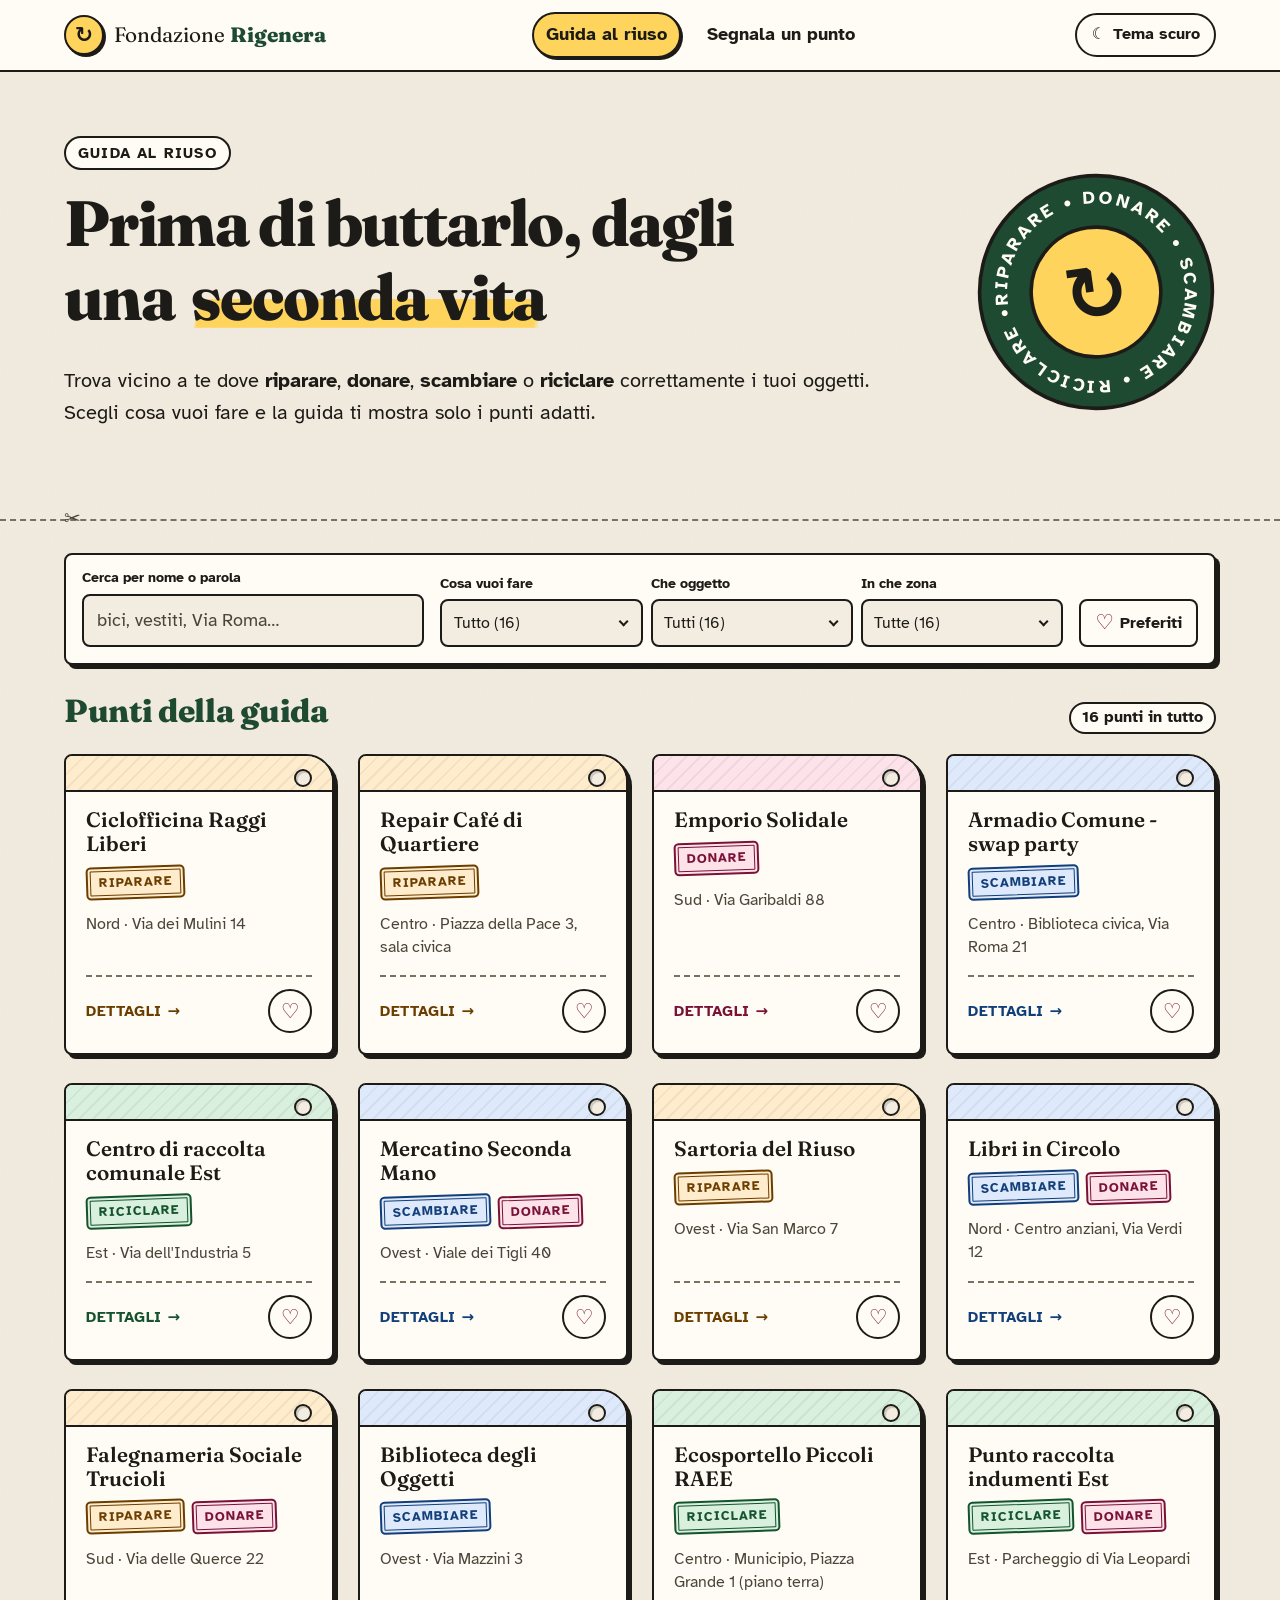
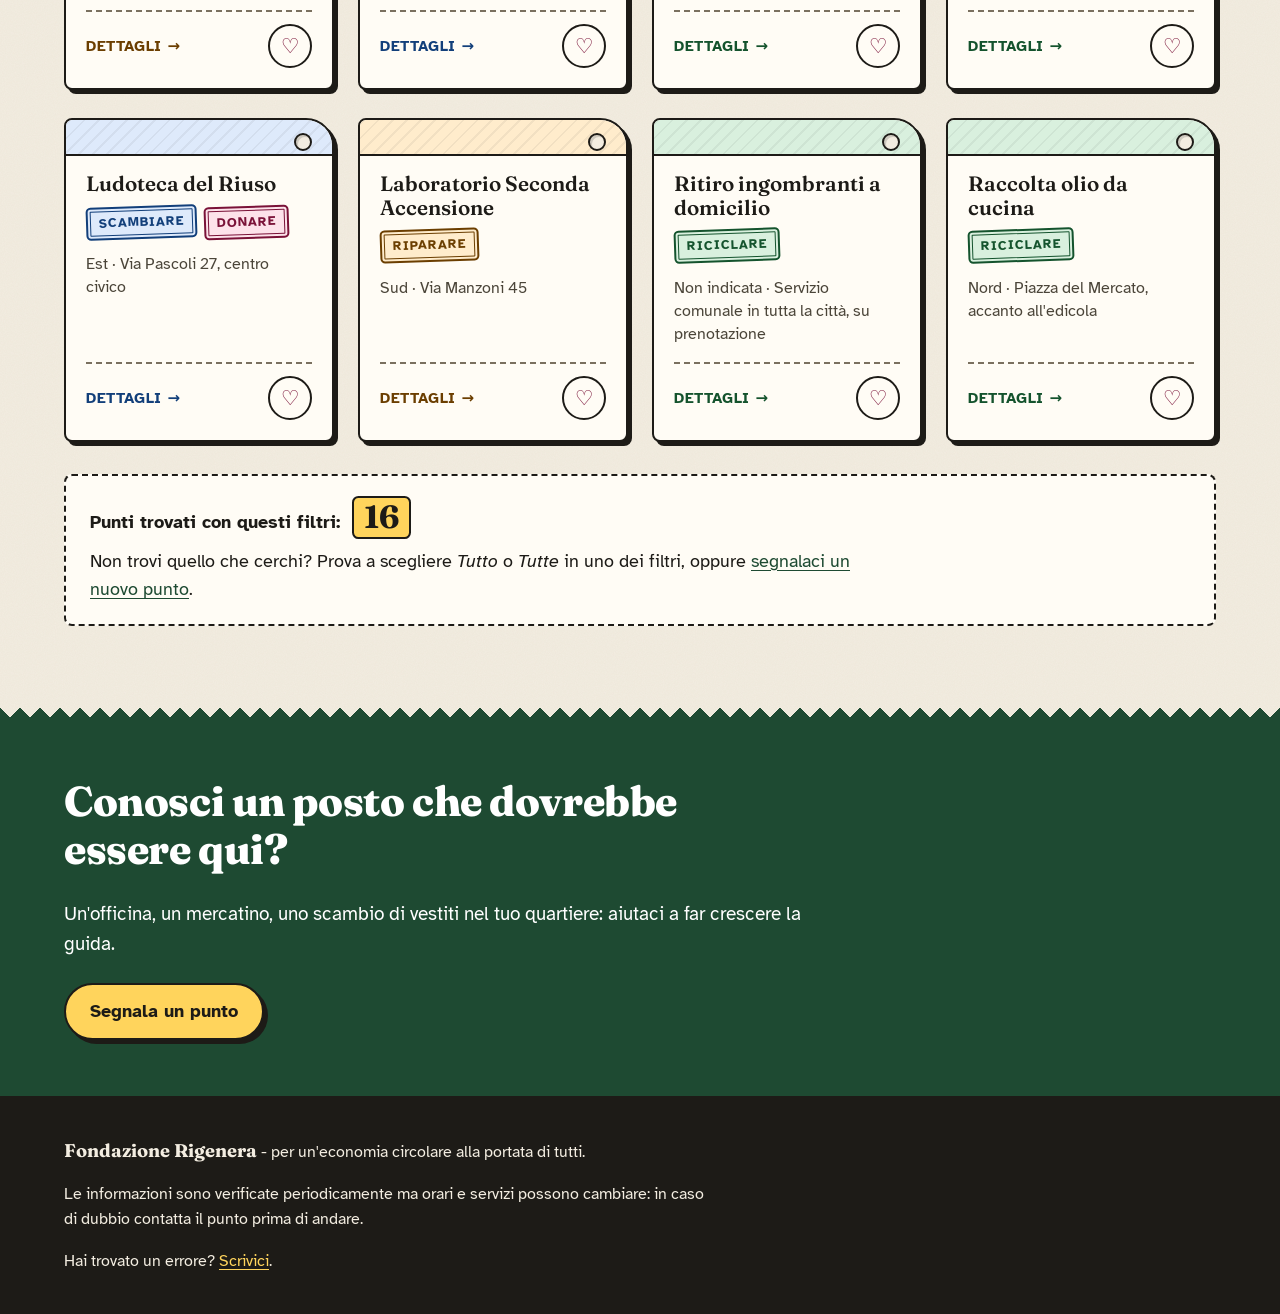
<file: docs/index.html>
<!DOCTYPE html>
<html lang="it">
<head>
  <meta charset="utf-8">
  <meta name="viewport" content="width=device-width, initial-scale=1">
  <title>Guida al riuso - Fondazione Rigenera</title>
  <meta name="description" content="Dove riparare, donare, scambiare o riciclare gli oggetti: la guida al riuso della Fondazione Rigenera.">
  <!-- Favicon: SVG per i browser moderni, ICO per quelli vecchi, PNG per la schermata Home di iPhone e iPad -->
  <link rel="icon" href="img/favicon.ico" sizes="16x16 32x32 48x48">
  <link rel="icon" href="img/favicon.svg" type="image/svg+xml">
  <link rel="apple-touch-icon" href="img/apple-touch-icon.png">
  <meta name="theme-color" content="#f3ede1">
  <!-- Anteprima quando il link viene condiviso (WhatsApp, social...): OpenGraph vuole indirizzi completi -->
  <meta property="og:type" content="website">
  <meta property="og:site_name" content="Fondazione Rigenera">
  <meta property="og:locale" content="it_IT">
  <meta property="og:title" content="Guida al riuso - Fondazione Rigenera">
  <meta property="og:description" content="Dove riparare, donare, scambiare o riciclare gli oggetti: la guida al riuso della Fondazione Rigenera.">
  <meta property="og:url" content="https://michelecampanello.github.io/rigenera/">
  <meta property="og:image" content="https://michelecampanello.github.io/rigenera/img/anteprima-social.png">
  <meta property="og:image:width" content="1200">
  <meta property="og:image:height" content="630">
  <meta property="og:image:alt" content="Guida al riuso della Fondazione Rigenera: prima di buttarlo, dagli una seconda vita">
  <meta name="twitter:card" content="summary_large_image">
  <link rel="preconnect" href="https://fonts.googleapis.com">
  <link rel="preconnect" href="https://fonts.gstatic.com" crossorigin>
  <link rel="stylesheet" href="https://fonts.googleapis.com/css2?family=Atkinson+Hyperlegible:ital,wght@0,400;0,700;1,400&family=Fraunces:opsz,wght@9..144,600;9..144,800&display=swap">
  <!-- Lo stile è diviso in file numerati: l'ordine dei link conta -->
  <link rel="stylesheet" href="css/01-variabili.css">
  <link rel="stylesheet" href="css/02-base.css">
  <link rel="stylesheet" href="css/03-testata.css">
  <link rel="stylesheet" href="css/04-intro.css">
  <link rel="stylesheet" href="css/05-guida.css">
  <link rel="stylesheet" href="css/06-filtri.css">
  <link rel="stylesheet" href="css/07-bottoni.css">
  <link rel="stylesheet" href="css/08-elenco.css">
  <link rel="stylesheet" href="css/09-invito.css">
  <link rel="stylesheet" href="css/10-modulo.css">
  <link rel="stylesheet" href="css/11-piede.css">
  <link rel="stylesheet" href="css/12-accessibilita.css">
  <link rel="stylesheet" href="css/13-ricerca-preferiti.css">
  <link rel="stylesheet" href="css/14-tema-scuro.css">
  <link rel="stylesheet" href="css/16-dettaglio.css">
  <!-- tema.js senza defer: applica il tema prima che la pagina venga disegnata -->
  <script src="js/tema.js"></script>
  <!-- Script normali con defer: si eseguono in quest'ordine, ognuno usa le funzioni dei precedenti -->
  <script src="js/data.js" defer></script>
  <script src="js/comune.js" defer></script>
  <script src="js/preferiti.js" defer></script>
  <script src="js/schede.js" defer></script>
  <script src="js/dettaglio.js" defer></script>
  <script src="js/tendine.js" defer></script>
  <script src="js/filtri.js" defer></script>
  <script src="js/avvio.js" defer></script>
</head>
<body>
  <a class="salta" href="#risultati">Vai direttamente ai punti</a>

  <header class="testata">
    <div class="contenitore testata__riga">
      <a class="logo" href="index.html" aria-label="Fondazione Rigenera, pagina iniziale">
        <span class="logo__segno" aria-hidden="true">↻</span>
        <span>Fondazione <strong>Rigenera</strong></span>
      </a>
      <nav aria-label="Menu principale">
        <ul class="menu">
          <li><a href="index.html" aria-current="page">Guida al riuso</a></li>
          <li><a href="segnala.html">Segnala un punto</a></li>
        </ul>
      </nav>
      <button type="button" id="cambia-tema" class="tema" aria-pressed="false" hidden>
        <span class="tema__icona" aria-hidden="true"></span>
        <span class="tema__testo">Tema scuro</span>
      </button>
    </div>
  </header>

  <main id="contenuto">
    <section class="intro">
      <div class="contenitore intro__riga">
        <div>
          <p class="intro__occhiello">Guida al riuso</p>
          <h1>Prima di buttarlo, dagli una <span class="evidenzia">seconda vita</span></h1>
          <p class="intro__testo">Trova vicino a te dove <strong>riparare</strong>, <strong>donare</strong>, <strong>scambiare</strong> o <strong>riciclare</strong> correttamente i tuoi oggetti. Scegli cosa vuoi fare e la guida ti mostra solo i punti adatti.</p>
        </div>
        <!-- Sigillo decorativo: nascosto ai lettori di schermo -->
        <svg class="sigillo" viewBox="0 0 200 200" aria-hidden="true" focusable="false">
          <defs>
            <path id="sigillo-cerchio" d="M100,100 m-74,0 a74,74 0 1,1 148,0 a74,74 0 1,1 -148,0"/>
          </defs>
          <circle class="sigillo__fondo" cx="100" cy="100" r="97"/>
          <circle class="sigillo__linea" cx="100" cy="100" r="54"/>
          <g class="sigillo__giro">
            <text class="sigillo__testo"><textPath href="#sigillo-cerchio" textLength="462">Riparare • Donare • Scambiare • Riciclare •</textPath></text>
          </g>
          <text class="sigillo__centro" x="100" y="102" text-anchor="middle" dominant-baseline="central">↻</text>
        </svg>
      </div>
    </section>

    <div class="contenitore guida">

      <!-- Barra dei filtri: ricerca, tre menu a tendina e preferiti.
           Ogni menu è un bottone che apre una "tendina" con l'elenco delle voci (radio veri):
           le crea filtri.js, le apre e chiude tendine.js -->
      <form class="filtri" id="filtri" aria-labelledby="titolo-filtri">
        <h2 id="titolo-filtri" class="solo-lettori">Cerca e filtra i punti</h2>

        <div class="cerca">
          <label for="cerca-testo">Cerca per nome o parola</label>
          <input type="search" id="cerca-testo" name="testo" autocomplete="off" placeholder="bici, vestiti, Via Roma…" aria-describedby="aiuto-cerca">
          <p class="solo-lettori" id="aiuto-cerca">Esempio: bici, vestiti, Via Roma.</p>
        </div>

        <div class="filtri__menu">
          <div class="menu-filtro" data-gruppo="azione">
            <span class="menu-filtro__etichetta" id="etichetta-azione">Cosa vuoi fare</span>
            <button type="button" class="menu-filtro__bottone" aria-expanded="false" aria-controls="tendina-azione" aria-labelledby="etichetta-azione valore-azione">
              <span class="menu-filtro__valore" id="valore-azione"></span>
            </button>
            <fieldset class="tendina" id="tendina-azione" hidden>
              <legend class="solo-lettori">Cosa vuoi fare</legend>
              <div class="opzioni" data-gruppo="azione"></div>
            </fieldset>
          </div>
          <div class="menu-filtro" data-gruppo="categoria">
            <span class="menu-filtro__etichetta" id="etichetta-categoria">Che oggetto</span>
            <button type="button" class="menu-filtro__bottone" aria-expanded="false" aria-controls="tendina-categoria" aria-labelledby="etichetta-categoria valore-categoria">
              <span class="menu-filtro__valore" id="valore-categoria"></span>
            </button>
            <fieldset class="tendina" id="tendina-categoria" hidden>
              <legend class="solo-lettori">Che oggetto</legend>
              <div class="opzioni" data-gruppo="categoria"></div>
            </fieldset>
          </div>
          <div class="menu-filtro" data-gruppo="zona">
            <span class="menu-filtro__etichetta" id="etichetta-zona">In che zona</span>
            <button type="button" class="menu-filtro__bottone" aria-expanded="false" aria-controls="tendina-zona" aria-labelledby="etichetta-zona valore-zona">
              <span class="menu-filtro__valore" id="valore-zona"></span>
            </button>
            <fieldset class="tendina" id="tendina-zona" hidden>
              <legend class="solo-lettori">In che zona</legend>
              <div class="opzioni" data-gruppo="zona"></div>
            </fieldset>
          </div>
        </div>

        <!-- Casella vera, nascosta alla vista: si vede la pillola con il cuore -->
        <label class="chip chip--preferiti">
          <input type="checkbox" name="solo-preferiti">
          <span><span class="chip__cuore" aria-hidden="true"></span>Preferiti<span class="solo-lettori"> (mostra solo i miei preferiti)</span></span>
        </label>
      </form>

      <section id="risultati" class="risultati" aria-labelledby="titolo-risultati" tabindex="-1">
        <div class="risultati__testa">
          <h2 id="titolo-risultati">Punti della guida</h2>
          <p class="risultati__conteggio" id="conteggio-risultati" hidden></p>
          <!-- Fuori dal form ma collegato con form="filtri": compare solo se c'è qualcosa da azzerare -->
          <button type="reset" form="filtri" class="azzera" hidden>
            <span aria-hidden="true">✕</span> Azzera i filtri
          </button>
        </div>

        <noscript>
          <p class="messaggio messaggio--errore">Per vedere l'elenco dei punti è necessario attivare JavaScript nel browser.</p>
        </noscript>

        <!-- Compare solo quando ricerca e filtri non trovano nulla (gestito da filtri.js) -->
        <p id="nessun-risultato" class="vuoto" hidden></p>

        <ol id="elenco-punti" class="elenco" role="list">

        </ol>

        <!-- Annuncia ai lettori di schermo il numero di punti quando cambiano i filtri -->
        <p id="annuncio-risultati" class="solo-lettori" aria-live="polite" aria-atomic="true"></p>

        <div class="esito">
          <p class="esito__conteggio">Punti trovati con questi filtri: </p>
          <p>Non trovi quello che cerchi? Prova a scegliere <em>Tutto</em> o <em>Tutte</em> in uno dei filtri, oppure <a href="segnala.html">segnalaci un nuovo punto</a>.</p>
        </div>
      </section>
    </div>

    <!-- Finestra con tutti i dettagli di un punto: la riempie dettaglio.js quando si apre una scheda -->
    <dialog id="dettaglio" class="dettaglio" aria-labelledby="dettaglio-titolo"></dialog>

    <section class="invito" aria-labelledby="titolo-invito">
      <div class="contenitore">
        <h2 id="titolo-invito">Conosci un posto che dovrebbe essere qui?</h2>
        <p>Un'officina, un mercatino, uno scambio di vestiti nel tuo quartiere: aiutaci a far crescere la guida.</p>
        <a class="bottone" href="segnala.html">Segnala un punto</a>
      </div>
    </section>
  </main>

  <footer class="piede">
    <div class="contenitore">
      <p><strong>Fondazione Rigenera</strong> - per un'economia circolare alla portata di tutti.</p>
      <p>Le informazioni sono verificate periodicamente ma orari e servizi possono cambiare: in caso di dubbio contatta il punto prima di andare.</p>
      <p>Hai trovato un errore? <a href="segnala.html">Scrivici</a>.</p>
    </div>
  </footer>
</body>
</html>
</file>
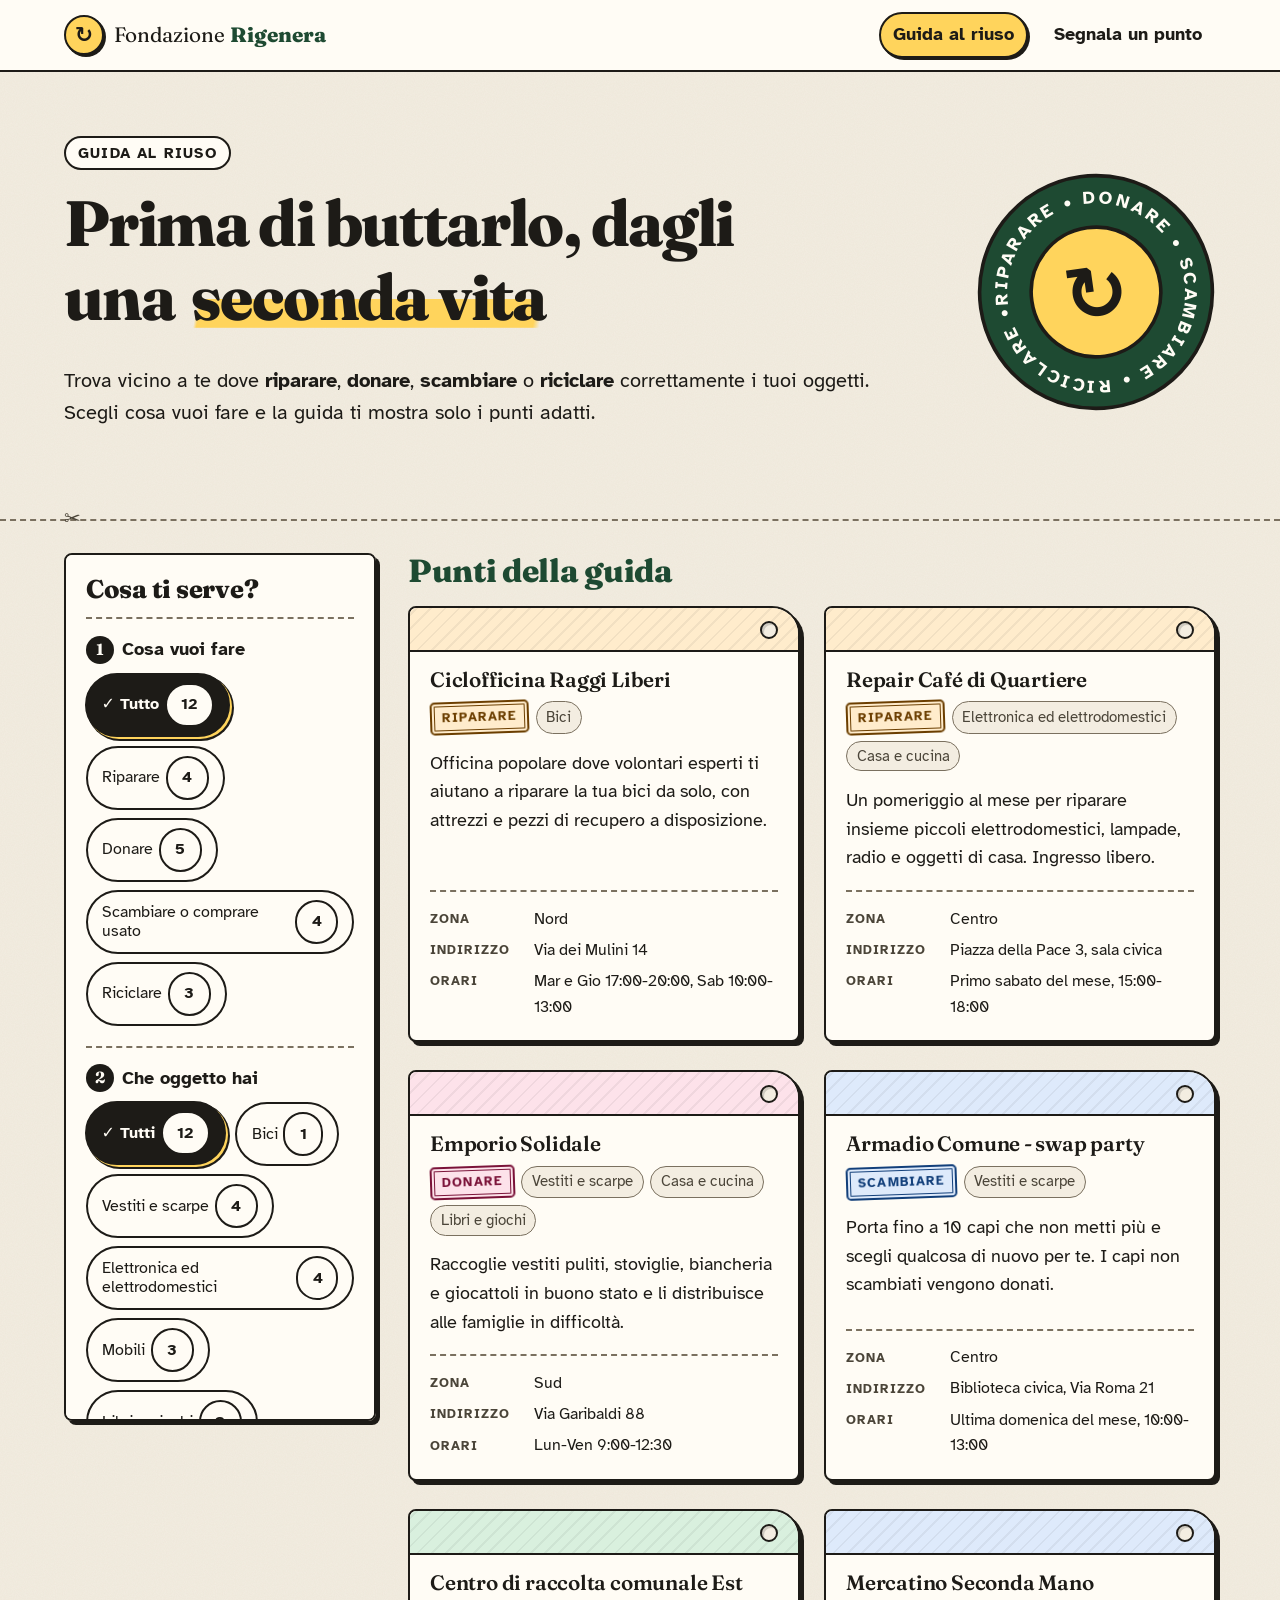
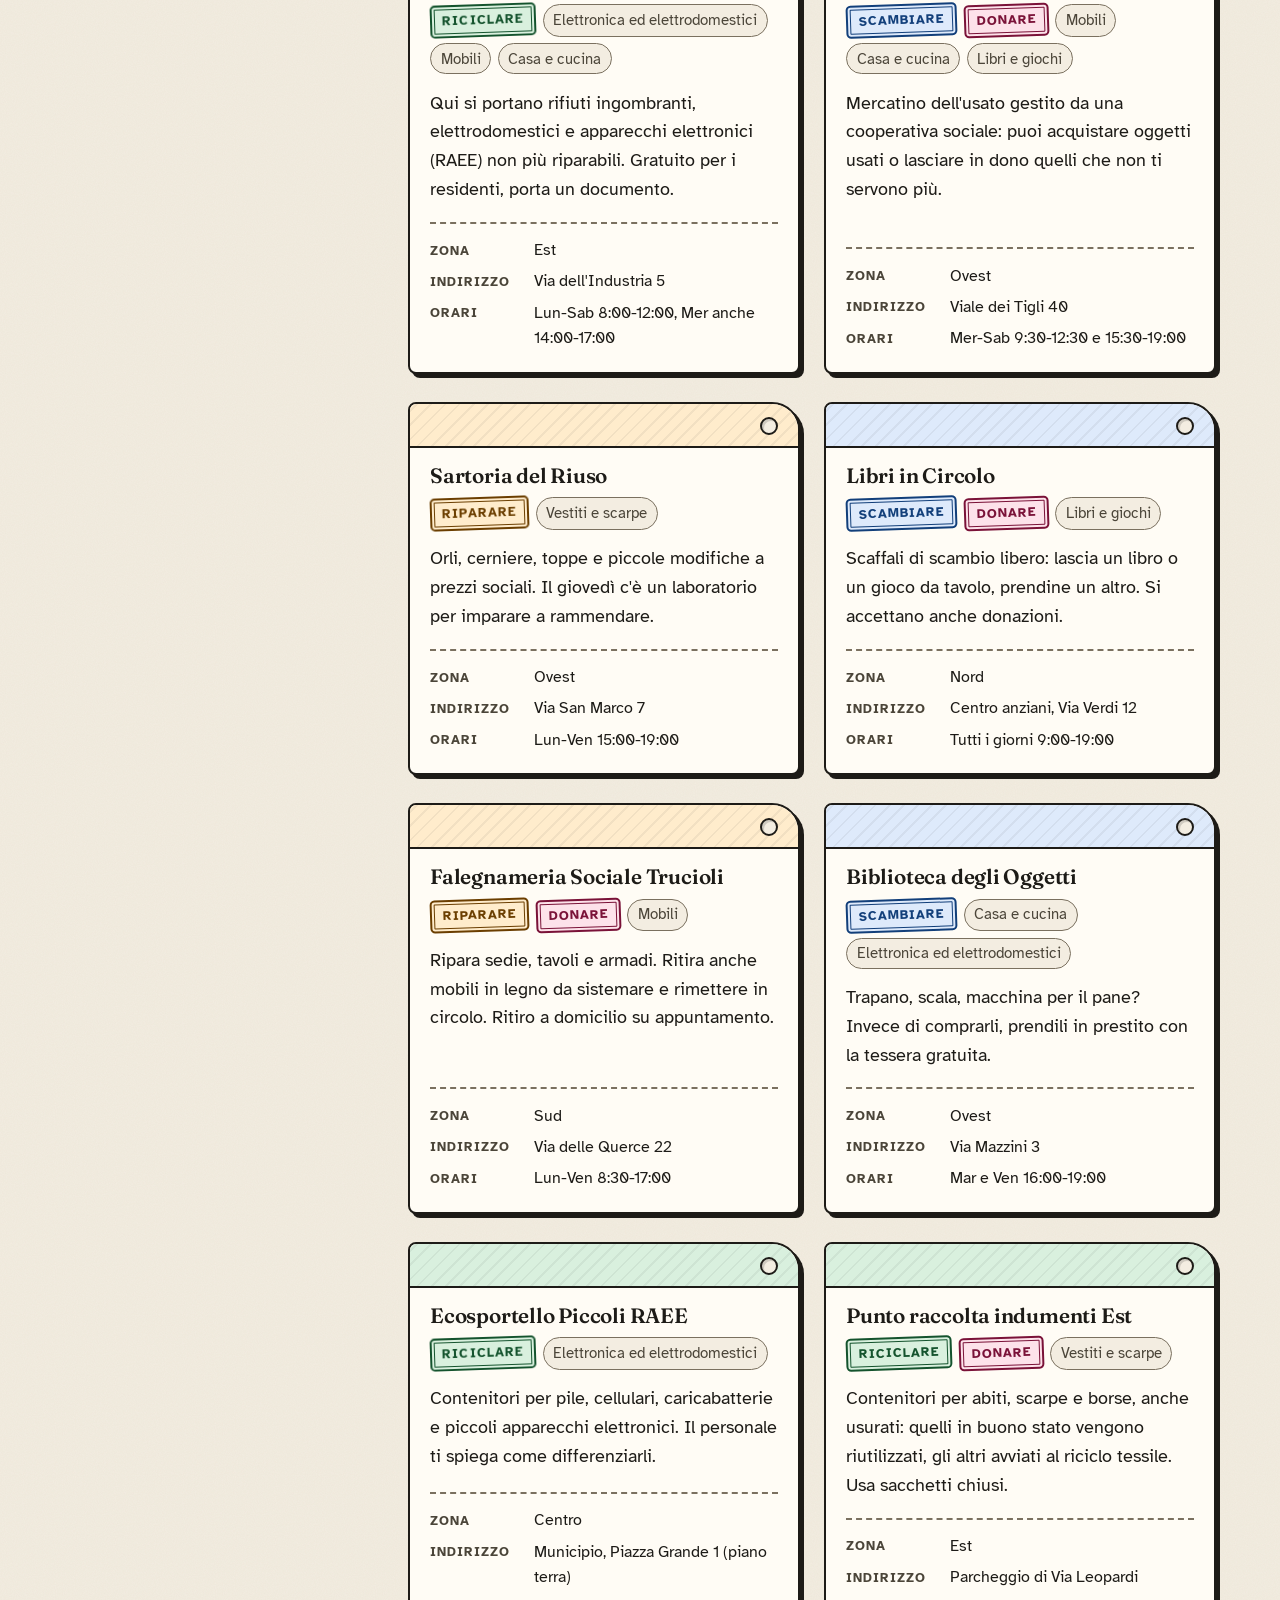
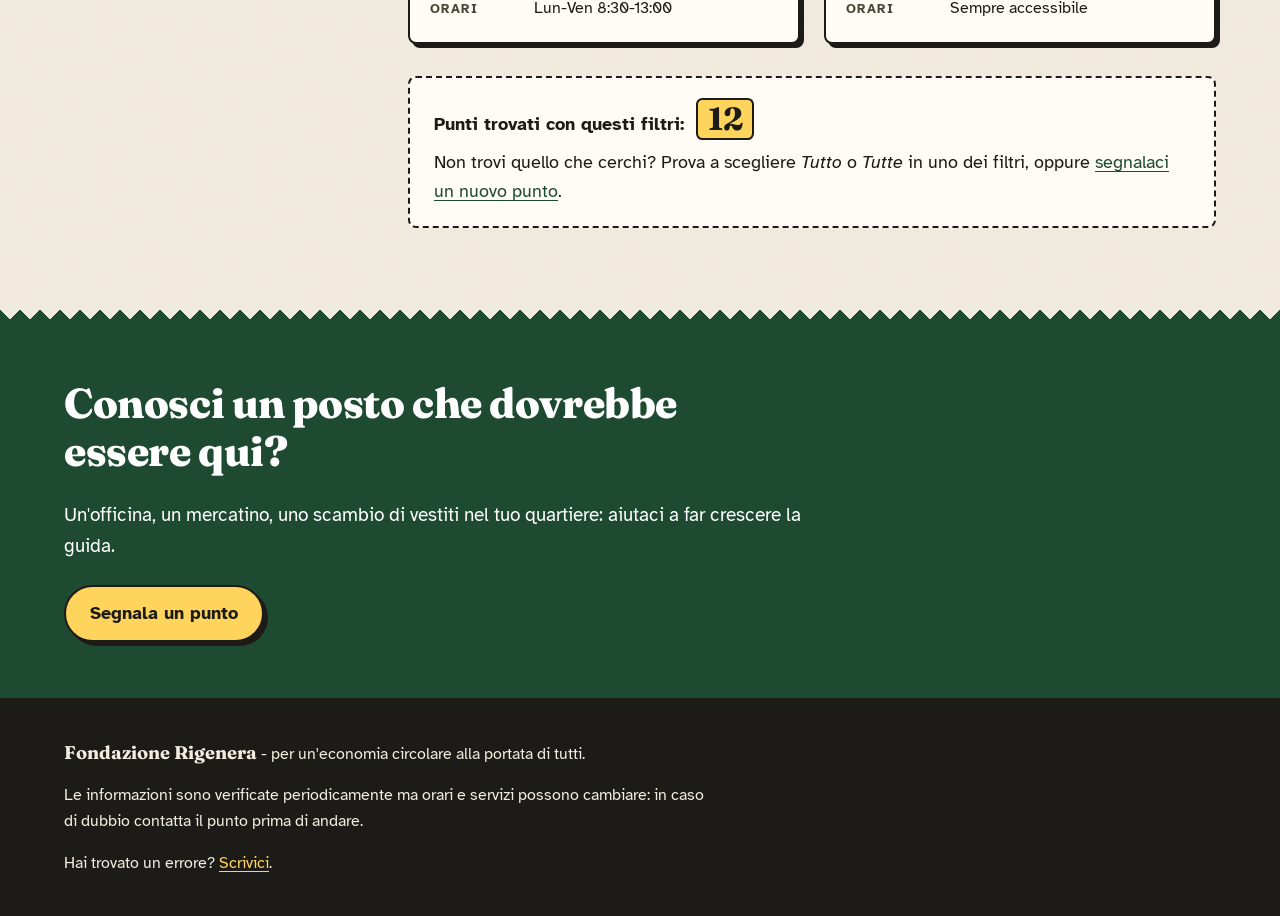
<file: src/pages/index.html>
<!DOCTYPE html>
<html lang="it">
<head>
  <meta charset="utf-8">
  <meta name="viewport" content="width=device-width, initial-scale=1">
  <title>Guida al riuso - Fondazione Rigenera</title>
  <meta name="description" content="Dove riparare, donare, scambiare o riciclare gli oggetti: la guida al riuso della Fondazione Rigenera.">
  <!-- Favicon: SVG per i browser moderni, ICO per quelli vecchi, PNG per la schermata Home di iPhone e iPad -->
  <link rel="icon" href="../img/favicon.ico" sizes="16x16 32x32 48x48">
  <link rel="icon" href="../img/favicon.svg" type="image/svg+xml">
  <link rel="apple-touch-icon" href="../img/apple-touch-icon.png">
  <meta name="theme-color" content="#f3ede1">
  <link rel="preconnect" href="https://fonts.googleapis.com">
  <link rel="preconnect" href="https://fonts.gstatic.com" crossorigin>
  <link rel="stylesheet" href="https://fonts.googleapis.com/css2?family=Atkinson+Hyperlegible:ital,wght@0,400;0,700;1,400&family=Fraunces:opsz,wght@9..144,600;9..144,800&display=swap">
  <!-- Lo stile è diviso in file numerati: l'ordine dei link conta -->
  <link rel="stylesheet" href="../css/01-variabili.css">
  <link rel="stylesheet" href="../css/02-base.css">
  <link rel="stylesheet" href="../css/03-testata.css">
  <link rel="stylesheet" href="../css/04-intro.css">
  <link rel="stylesheet" href="../css/05-guida.css">
  <link rel="stylesheet" href="../css/06-filtri.css">
  <link rel="stylesheet" href="../css/07-bottoni.css">
  <link rel="stylesheet" href="../css/08-elenco.css">
  <link rel="stylesheet" href="../css/09-invito.css">
  <link rel="stylesheet" href="../css/10-modulo.css">
  <link rel="stylesheet" href="../css/11-piede.css">
  <link rel="stylesheet" href="../css/12-accessibilita.css">
  <script src="../js/script.js" defer></script>
</head>
<body>
  <a class="salta" href="#risultati">Vai direttamente ai punti</a>

  <header class="testata">
    <div class="contenitore testata__riga">
      <a class="logo" href="index.html" aria-label="Fondazione Rigenera, pagina iniziale">
        <span class="logo__segno" aria-hidden="true">↻</span>
        <span>Fondazione <strong>Rigenera</strong></span>
      </a>
      <nav aria-label="Menu principale">
        <ul class="menu">
          <li><a href="index.html" aria-current="page">Guida al riuso</a></li>
          <li><a href="segnala.html">Segnala un punto</a></li>
        </ul>
      </nav>
    </div>
  </header>

  <main id="contenuto">
    <section class="intro">
      <div class="contenitore intro__riga">
        <div>
          <p class="intro__occhiello">Guida al riuso</p>
          <h1>Prima di buttarlo, dagli una <span class="evidenzia">seconda vita</span></h1>
          <p class="intro__testo">Trova vicino a te dove <strong>riparare</strong>, <strong>donare</strong>, <strong>scambiare</strong> o <strong>riciclare</strong> correttamente i tuoi oggetti. Scegli cosa vuoi fare e la guida ti mostra solo i punti adatti.</p>
        </div>
        <!-- Sigillo decorativo: nascosto ai lettori di schermo -->
        <svg class="sigillo" viewBox="0 0 200 200" aria-hidden="true" focusable="false">
          <defs>
            <path id="sigillo-cerchio" d="M100,100 m-74,0 a74,74 0 1,1 148,0 a74,74 0 1,1 -148,0"/>
          </defs>
          <circle class="sigillo__fondo" cx="100" cy="100" r="97"/>
          <circle class="sigillo__linea" cx="100" cy="100" r="54"/>
          <g class="sigillo__giro">
            <text class="sigillo__testo"><textPath href="#sigillo-cerchio" textLength="462">Riparare • Donare • Scambiare • Riciclare •</textPath></text>
          </g>
          <text class="sigillo__centro" x="100" y="102" text-anchor="middle" dominant-baseline="central">↻</text>
        </svg>
      </div>
    </section>

    <div class="contenitore guida">

      <form class="filtri" aria-labelledby="titolo-filtri">
        <h2 id="titolo-filtri" class="filtri__titolo">Cosa ti serve?</h2>

        <fieldset class="gruppo">
          <legend>Cosa vuoi fare</legend>
          <div class="chips" data-gruppo="azione"></div>
        </fieldset>

        <fieldset class="gruppo">
          <legend>Che oggetto hai</legend>
          <div class="chips" data-gruppo="categoria"></div>
        </fieldset>

        <fieldset class="gruppo">
          <legend>In che zona</legend>
          <div class="chips" data-gruppo="zona"></div>
        </fieldset>

        <button type="reset" class="bottone bottone--secondario">Azzera i filtri</button>
      </form>

      <section id="risultati" class="risultati" aria-labelledby="titolo-risultati" tabindex="-1">
        <h2 id="titolo-risultati">Punti della guida</h2>

        <noscript>
          <p class="messaggio messaggio--errore">Per vedere l'elenco dei punti è necessario attivare JavaScript nel browser.</p>
        </noscript>

        <ol id="elenco-punti" class="elenco" role="list">

        </ol>

        <!-- Annuncia ai lettori di schermo il numero di punti quando cambiano i filtri -->
        <p id="annuncio-risultati" class="solo-lettori" aria-live="polite" aria-atomic="true"></p>

        <div class="esito">
          <p class="esito__conteggio">Punti trovati con questi filtri: </p>
          <p>Non trovi quello che cerchi? Prova a scegliere <em>Tutto</em> o <em>Tutte</em> in uno dei filtri, oppure <a href="segnala.html">segnalaci un nuovo punto</a>.</p>
        </div>
      </section>
    </div>

    <section class="invito" aria-labelledby="titolo-invito">
      <div class="contenitore">
        <h2 id="titolo-invito">Conosci un posto che dovrebbe essere qui?</h2>
        <p>Un'officina, un mercatino, uno scambio di vestiti nel tuo quartiere: aiutaci a far crescere la guida.</p>
        <a class="bottone" href="segnala.html">Segnala un punto</a>
      </div>
    </section>
  </main>

  <footer class="piede">
    <div class="contenitore">
      <p><strong>Fondazione Rigenera</strong> - per un'economia circolare alla portata di tutti.</p>
      <p>Le informazioni sono verificate periodicamente ma orari e servizi possono cambiare: in caso di dubbio contatta il punto prima di andare.</p>
      <p>Hai trovato un errore? <a href="segnala.html">Scrivici</a>.</p>
    </div>
  </footer>
</body>
</html>
</file>
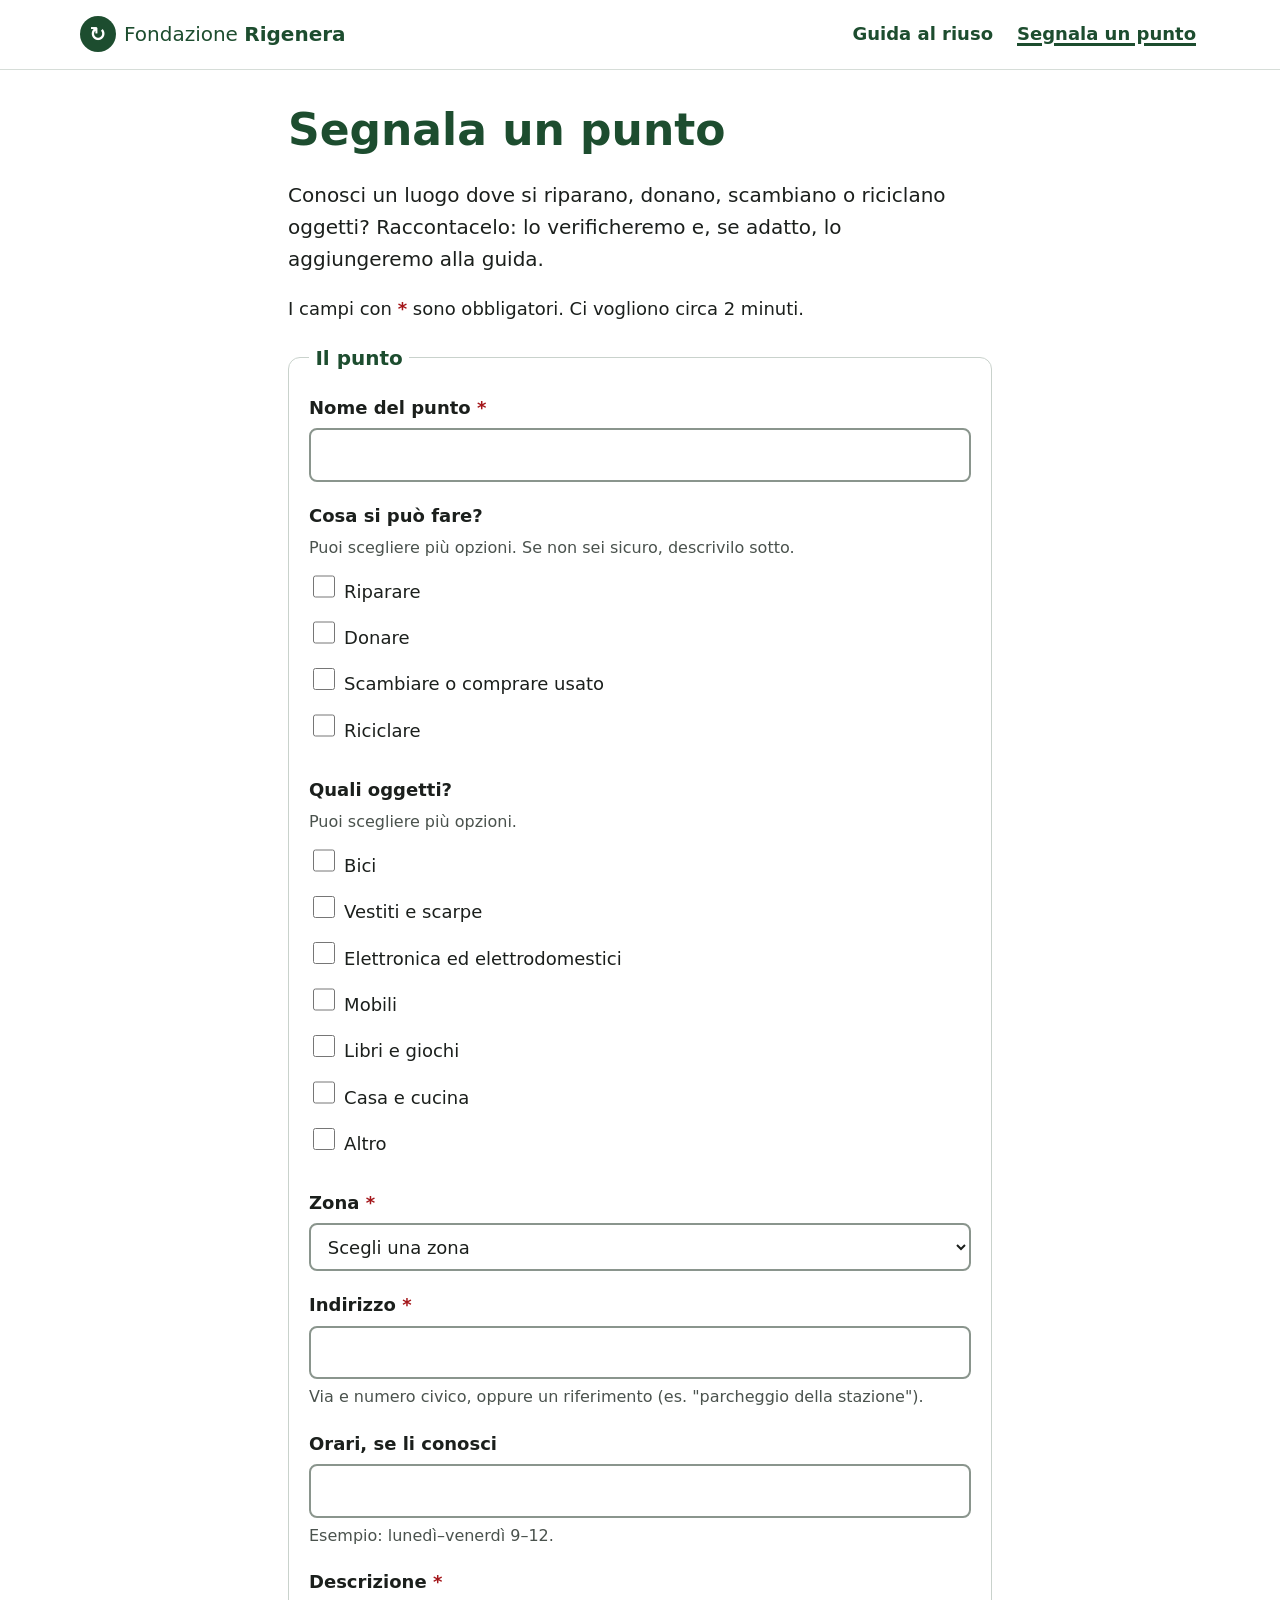
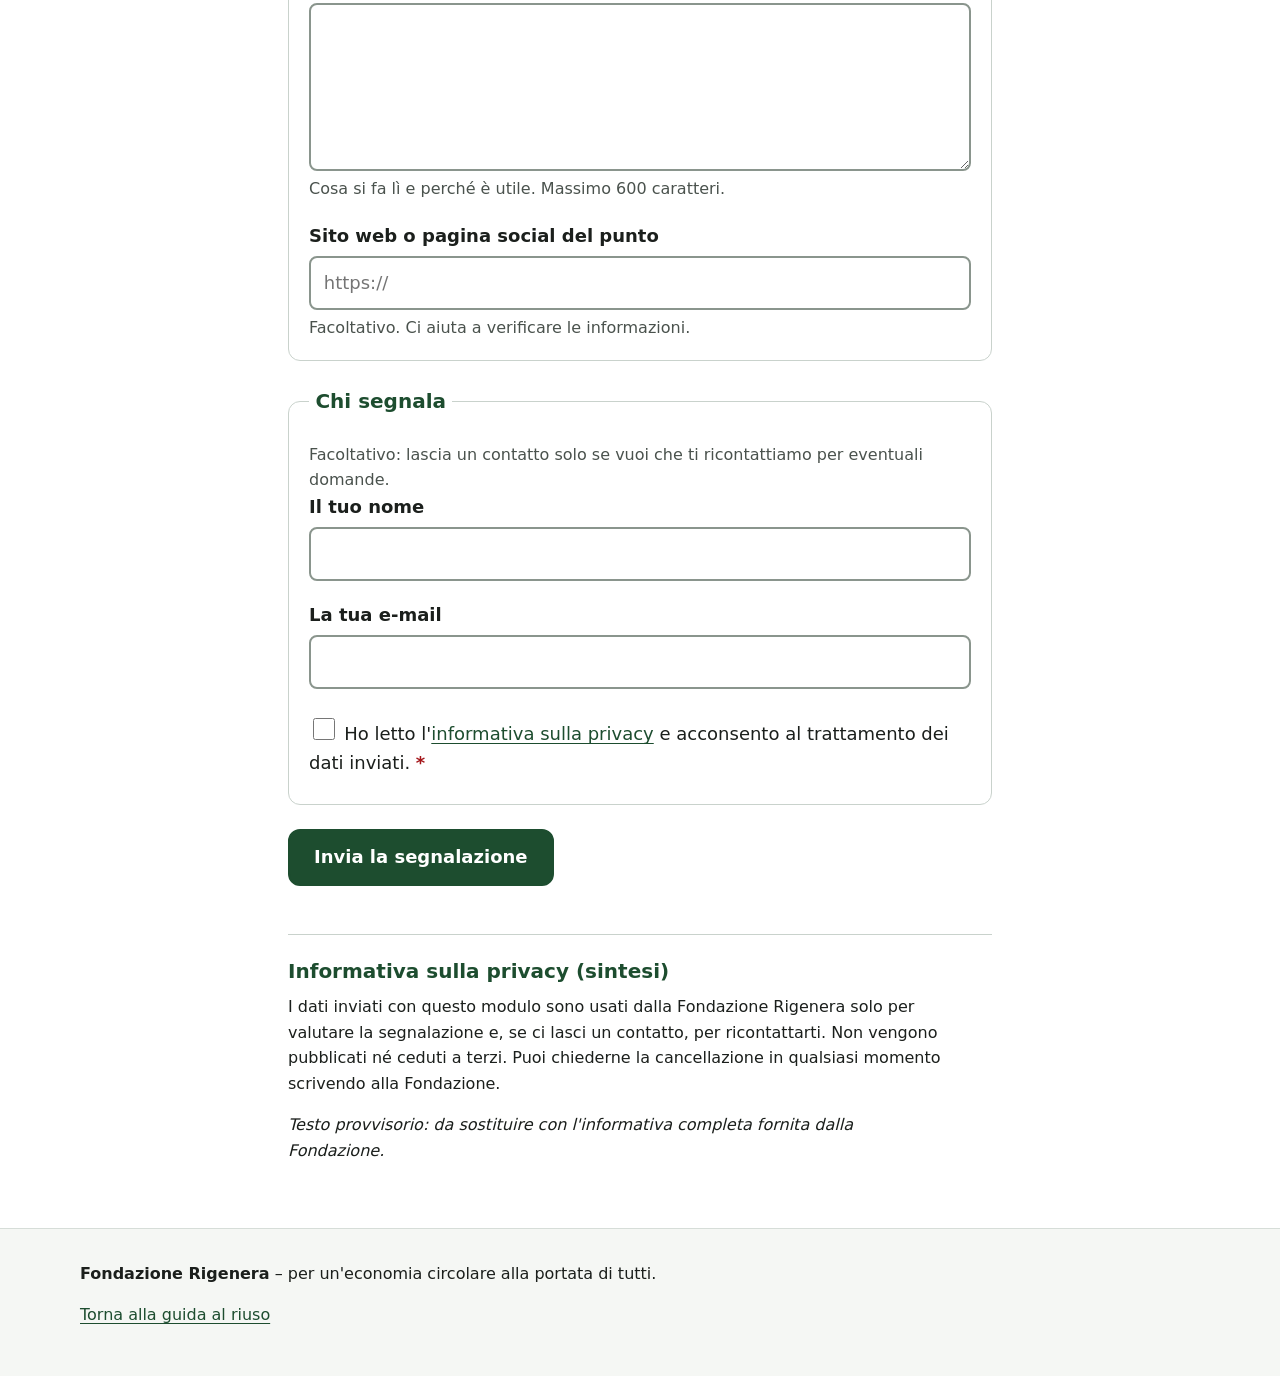
<file: segnala.html>
<!DOCTYPE html>
<html lang="it">
<head>
  <meta charset="utf-8">
  <meta name="viewport" content="width=device-width, initial-scale=1">
  <title>Segnala un punto – Guida al riuso – Fondazione Rigenera</title>
  <meta name="description" content="Segnala alla Fondazione Rigenera un nuovo punto dove riparare, donare, scambiare o riciclare oggetti.">
  <link rel="stylesheet" href="style.css">
</head>
<body>
  <a class="salta" href="#contenuto">Vai al modulo</a>

  <header class="testata">
    <div class="contenitore testata__riga">
      <a class="logo" href="index.html" aria-label="Fondazione Rigenera, pagina iniziale">
        <span class="logo__segno" aria-hidden="true">↻</span>
        <span>Fondazione <strong>Rigenera</strong></span>
      </a>
      <nav aria-label="Menu principale">
        <ul class="menu">
          <li><a href="index.html">Guida al riuso</a></li>
          <li><a href="segnala.html" aria-current="page">Segnala un punto</a></li>
        </ul>
      </nav>
    </div>
  </header>

  <main id="contenuto" class="contenitore contenitore--stretto">
    <h1>Segnala un punto</h1>
    <p class="intro__testo">Conosci un luogo dove si riparano, donano, scambiano o riciclano oggetti? Raccontacelo: lo verificheremo e, se adatto, lo aggiungeremo alla guida.</p>
    <p>I campi con <span class="obbligatorio" aria-hidden="true">*</span> sono obbligatori. Ci vogliono circa 2 minuti.</p>

    <!--
      INVIO DEL MODULO
      Il sito non ha un back end: le segnalazioni vengono inoltrate via e-mail alla Fondazione
      tramite un servizio esterno per moduli statici (es. Formspree, Netlify Forms, Tally, Google Forms).
      Sostituire l'indirizzo in "action" con quello fornito dal servizio scelto.
    -->
    <form class="modulo" action="https://formspree.io/f/ID-DA-INSERIRE" method="post">

      <fieldset>
        <legend>Il punto</legend>

        <div class="campo">
          <label for="nome-punto">Nome del punto <span class="obbligatorio" aria-hidden="true">*</span></label>
          <input type="text" id="nome-punto" name="nome_punto" required aria-required="true" autocomplete="organization">
        </div>

        <fieldset class="campo campo--scelte">
          <legend>Cosa si può fare? <span class="aiuto">Puoi scegliere più opzioni. Se non sei sicuro, descrivilo sotto.</span></legend>
          <label class="scelta"><input type="checkbox" name="azione" value="ripara"> Riparare</label>
          <label class="scelta"><input type="checkbox" name="azione" value="dona"> Donare</label>
          <label class="scelta"><input type="checkbox" name="azione" value="scambia"> Scambiare o comprare usato</label>
          <label class="scelta"><input type="checkbox" name="azione" value="ricicla"> Riciclare</label>
        </fieldset>

        <fieldset class="campo campo--scelte">
          <legend>Quali oggetti? <span class="aiuto">Puoi scegliere più opzioni.</span></legend>
          <label class="scelta"><input type="checkbox" name="categoria" value="bici"> Bici</label>
          <label class="scelta"><input type="checkbox" name="categoria" value="abbigliamento"> Vestiti e scarpe</label>
          <label class="scelta"><input type="checkbox" name="categoria" value="elettronica"> Elettronica ed elettrodomestici</label>
          <label class="scelta"><input type="checkbox" name="categoria" value="mobili"> Mobili</label>
          <label class="scelta"><input type="checkbox" name="categoria" value="libri"> Libri e giochi</label>
          <label class="scelta"><input type="checkbox" name="categoria" value="casa"> Casa e cucina</label>
          <label class="scelta"><input type="checkbox" name="categoria" value="altro"> Altro</label>
        </fieldset>

        <div class="campo">
          <label for="zona">Zona <span class="obbligatorio" aria-hidden="true">*</span></label>
          <select id="zona" name="zona" required aria-required="true">
            <option value="">Scegli una zona</option>
            <option value="centro">Centro</option>
            <option value="nord">Nord</option>
            <option value="sud">Sud</option>
            <option value="est">Est</option>
            <option value="ovest">Ovest</option>
            <option value="non-so">Non lo so</option>
          </select>
        </div>

        <div class="campo">
          <label for="indirizzo">Indirizzo <span class="obbligatorio" aria-hidden="true">*</span></label>
          <input type="text" id="indirizzo" name="indirizzo" required aria-required="true" autocomplete="street-address" aria-describedby="aiuto-indirizzo">
          <p class="aiuto" id="aiuto-indirizzo">Via e numero civico, oppure un riferimento (es. "parcheggio della stazione").</p>
        </div>

        <div class="campo">
          <label for="orari">Orari, se li conosci</label>
          <input type="text" id="orari" name="orari" aria-describedby="aiuto-orari">
          <p class="aiuto" id="aiuto-orari">Esempio: lunedì–venerdì 9–12.</p>
        </div>

        <div class="campo">
          <label for="descrizione">Descrizione <span class="obbligatorio" aria-hidden="true">*</span></label>
          <textarea id="descrizione" name="descrizione" rows="5" required aria-required="true" maxlength="600" aria-describedby="aiuto-descrizione"></textarea>
          <p class="aiuto" id="aiuto-descrizione">Cosa si fa lì e perché è utile. Massimo 600 caratteri.</p>
        </div>

        <div class="campo">
          <label for="sito">Sito web o pagina social del punto</label>
          <input type="url" id="sito" name="sito" inputmode="url" placeholder="https://" aria-describedby="aiuto-sito">
          <p class="aiuto" id="aiuto-sito">Facoltativo. Ci aiuta a verificare le informazioni.</p>
        </div>
      </fieldset>

      <fieldset>
        <legend>Chi segnala</legend>
        <p class="aiuto">Facoltativo: lascia un contatto solo se vuoi che ti ricontattiamo per eventuali domande.</p>

        <div class="campo">
          <label for="nome">Il tuo nome</label>
          <input type="text" id="nome" name="nome" autocomplete="name">
        </div>

        <div class="campo">
          <label for="email">La tua e-mail</label>
          <input type="email" id="email" name="email" autocomplete="email" inputmode="email">
        </div>

        <div class="campo">
          <label class="scelta">
            <input type="checkbox" name="privacy" value="accetto" required aria-required="true">
            <span>Ho letto l'<a href="#informativa">informativa sulla privacy</a> e acconsento al trattamento dei dati inviati. <span class="obbligatorio" aria-hidden="true">*</span></span>
          </label>
        </div>
      </fieldset>

      <!-- Campo-trappola anti-spam: nascosto alle persone, i bot tendono a compilarlo. -->
      <div class="trappola" aria-hidden="true">
        <label for="website">Non compilare questo campo</label>
        <input type="text" id="website" name="_gotcha" tabindex="-1" autocomplete="off">
      </div>

      <button type="submit" class="bottone">Invia la segnalazione</button>
    </form>

    <section id="informativa" class="informativa" aria-labelledby="titolo-informativa">
      <h2 id="titolo-informativa">Informativa sulla privacy (sintesi)</h2>
      <p>I dati inviati con questo modulo sono usati dalla Fondazione Rigenera solo per valutare la segnalazione e, se ci lasci un contatto, per ricontattarti. Non vengono pubblicati né ceduti a terzi. Puoi chiederne la cancellazione in qualsiasi momento scrivendo alla Fondazione.</p>
      <p><em>Testo provvisorio: da sostituire con l'informativa completa fornita dalla Fondazione.</em></p>
    </section>
  </main>

  <footer class="piede">
    <div class="contenitore">
      <p><strong>Fondazione Rigenera</strong> – per un'economia circolare alla portata di tutti.</p>
      <p><a href="index.html">Torna alla guida al riuso</a></p>
    </div>
  </footer>
</body>
</html>
</file>
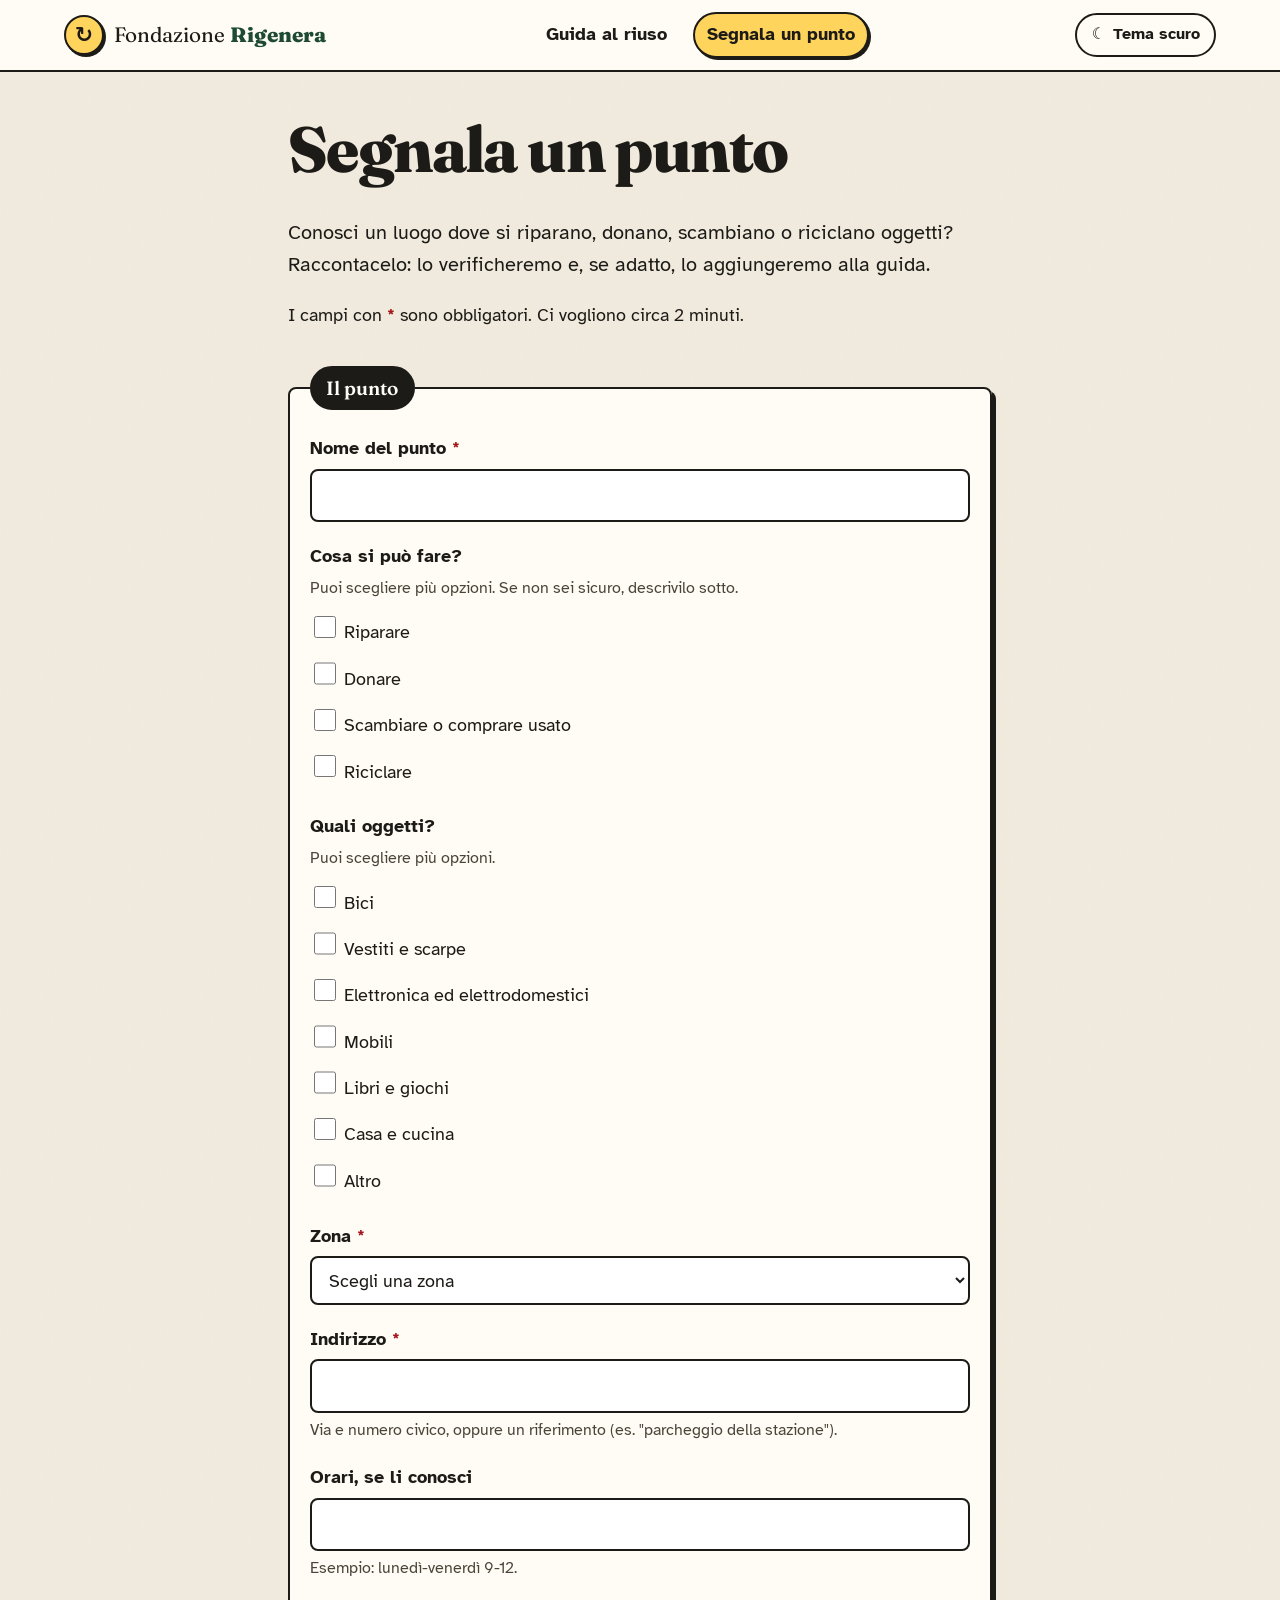
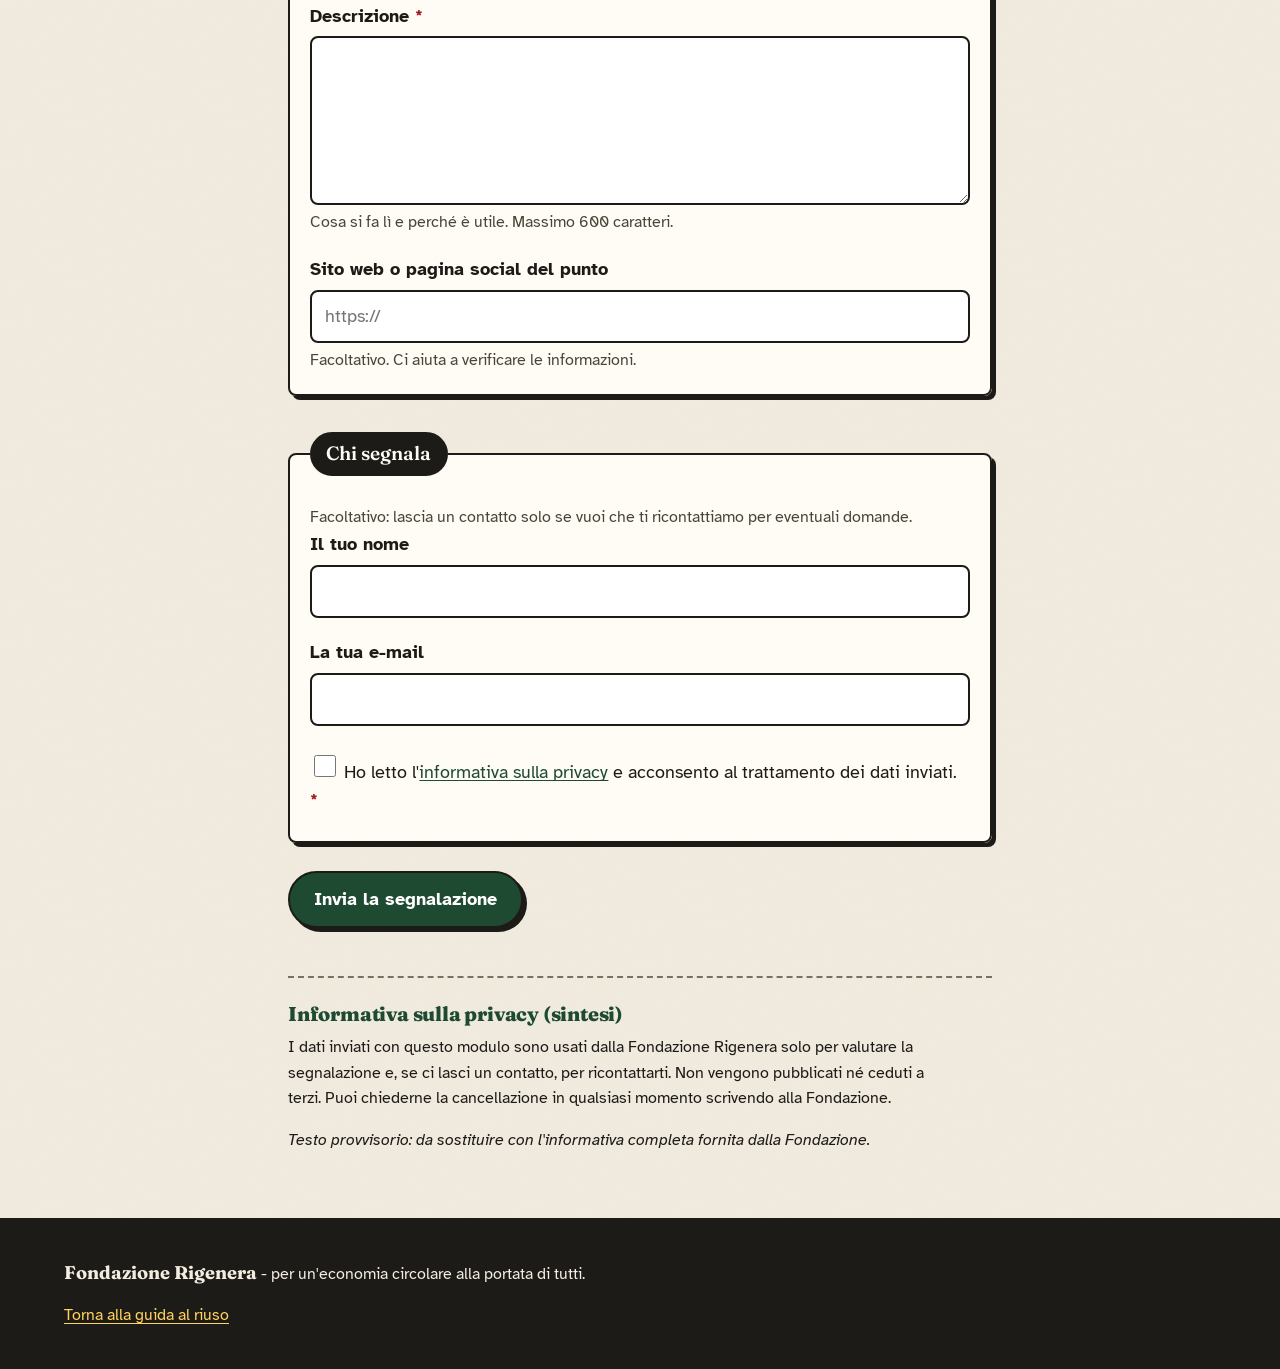
<file: docs/segnala.html>
<!DOCTYPE html>
<html lang="it">
<head>
  <meta charset="utf-8">
  <meta name="viewport" content="width=device-width, initial-scale=1">
  <title>Segnala un punto - Guida al riuso - Fondazione Rigenera</title>
  <meta name="description" content="Segnala alla Fondazione Rigenera un nuovo punto dove riparare, donare, scambiare o riciclare oggetti.">
  <!-- Favicon: SVG per i browser moderni, ICO per quelli vecchi, PNG per la schermata Home di iPhone e iPad -->
  <link rel="icon" href="img/favicon.ico" sizes="16x16 32x32 48x48">
  <link rel="icon" href="img/favicon.svg" type="image/svg+xml">
  <link rel="apple-touch-icon" href="img/apple-touch-icon.png">
  <meta name="theme-color" content="#f3ede1">
  <!-- Anteprima quando il link viene condiviso (WhatsApp, social...): OpenGraph vuole indirizzi completi -->
  <meta property="og:type" content="website">
  <meta property="og:site_name" content="Fondazione Rigenera">
  <meta property="og:locale" content="it_IT">
  <meta property="og:title" content="Segnala un punto - Guida al riuso">
  <meta property="og:description" content="Segnala alla Fondazione Rigenera un nuovo punto dove riparare, donare, scambiare o riciclare oggetti.">
  <meta property="og:url" content="https://michelecampanello.github.io/rigenera/segnala.html">
  <meta property="og:image" content="https://michelecampanello.github.io/rigenera/img/anteprima-social.png">
  <meta property="og:image:width" content="1200">
  <meta property="og:image:height" content="630">
  <meta property="og:image:alt" content="Guida al riuso della Fondazione Rigenera: prima di buttarlo, dagli una seconda vita">
  <meta name="twitter:card" content="summary_large_image">
  <link rel="preconnect" href="https://fonts.googleapis.com">
  <link rel="preconnect" href="https://fonts.gstatic.com" crossorigin>
  <link rel="stylesheet" href="https://fonts.googleapis.com/css2?family=Atkinson+Hyperlegible:ital,wght@0,400;0,700;1,400&family=Fraunces:opsz,wght@9..144,600;9..144,800&display=swap">
  <!-- Lo stile è diviso in file numerati: l'ordine dei link conta -->
  <link rel="stylesheet" href="css/01-variabili.css">
  <link rel="stylesheet" href="css/02-base.css">
  <link rel="stylesheet" href="css/03-testata.css">
  <link rel="stylesheet" href="css/04-intro.css">
  <link rel="stylesheet" href="css/05-guida.css">
  <link rel="stylesheet" href="css/06-filtri.css">
  <link rel="stylesheet" href="css/07-bottoni.css">
  <link rel="stylesheet" href="css/08-elenco.css">
  <link rel="stylesheet" href="css/09-invito.css">
  <link rel="stylesheet" href="css/10-modulo.css">
  <link rel="stylesheet" href="css/11-piede.css">
  <link rel="stylesheet" href="css/12-accessibilita.css">
  <link rel="stylesheet" href="css/14-tema-scuro.css">
  <link rel="stylesheet" href="css/15-validazione.css">
  <!-- tema.js senza defer: applica il tema prima che la pagina venga disegnata -->
  <script src="js/tema.js"></script>
  <!-- Script normali con defer: si eseguono in quest'ordine, ognuno usa le funzioni dei precedenti -->
  <script src="js/data.js" defer></script>
  <script src="js/comune.js" defer></script>
  <script src="js/validazione.js" defer></script>
  <script src="js/modulo.js" defer></script>
  <script src="js/avvio.js" defer></script>
</head>
<body>
  <a class="salta" href="#contenuto">Vai al modulo</a>

  <header class="testata">
    <div class="contenitore testata__riga">
      <a class="logo" href="index.html" aria-label="Fondazione Rigenera, pagina iniziale">
        <span class="logo__segno" aria-hidden="true">↻</span>
        <span>Fondazione <strong>Rigenera</strong></span>
      </a>
      <nav aria-label="Menu principale">
        <ul class="menu">
          <li><a href="index.html">Guida al riuso</a></li>
          <li><a href="segnala.html" aria-current="page">Segnala un punto</a></li>
        </ul>
      </nav>
      <button type="button" id="cambia-tema" class="tema" aria-pressed="false" hidden>
        <span class="tema__icona" aria-hidden="true"></span>
        <span class="tema__testo">Tema scuro</span>
      </button>
    </div>
  </header>

  <main id="contenuto" class="contenitore contenitore--stretto">
    <h1>Segnala un punto</h1>
    <p class="intro__testo">Conosci un luogo dove si riparano, donano, scambiano o riciclano oggetti? Raccontacelo: lo verificheremo e, se adatto, lo aggiungeremo alla guida.</p>
    <p>I campi con <span class="obbligatorio" aria-hidden="true">*</span> sono obbligatori. Ci vogliono circa 2 minuti.</p>

    <!--
      INVIO DEL MODULO
      Il modulo è gestito da modulo.js: alla conferma il nuovo punto viene salvato
      nel localStorage del browser e compare subito nell'elenco di index.html.
    -->
    <noscript>
      <p class="messaggio messaggio--errore">Per inviare una segnalazione è necessario attivare JavaScript nel browser.</p>
    </noscript>

    <form class="modulo" id="modulo-segnala" method="post" novalidate>

      <fieldset>
        <legend>Il punto</legend>

        <div class="campo">
          <label for="nome-punto">Nome del punto <span class="obbligatorio" aria-hidden="true">*</span></label>
          <input type="text" id="nome-punto" name="nome_punto" required aria-required="true" autocomplete="organization">
        </div>

        <fieldset class="campo campo--scelte" data-gruppo="azione">
          <legend>Cosa si può fare? <span class="aiuto">Puoi scegliere più opzioni. Se non sei sicuro, descrivilo sotto.</span></legend>
        </fieldset>

        <fieldset class="campo campo--scelte" data-gruppo="categoria">
          <legend>Quali oggetti? <span class="aiuto">Puoi scegliere più opzioni.</span></legend>
        </fieldset>

        <div class="campo">
          <label for="zona">Zona <span class="obbligatorio" aria-hidden="true">*</span></label>
          <select id="zona" name="zona" required aria-required="true" data-gruppo="zona">
            <option value="">Scegli una zona</option>
          </select>
        </div>

        <div class="campo">
          <label for="indirizzo">Indirizzo <span class="obbligatorio" aria-hidden="true">*</span></label>
          <input type="text" id="indirizzo" name="indirizzo" required aria-required="true" autocomplete="street-address" aria-describedby="aiuto-indirizzo">
          <p class="aiuto" id="aiuto-indirizzo">Via e numero civico, oppure un riferimento (es. "parcheggio della stazione").</p>
        </div>

        <div class="campo">
          <label for="orari">Orari, se li conosci</label>
          <input type="text" id="orari" name="orari" aria-describedby="aiuto-orari">
          <p class="aiuto" id="aiuto-orari">Esempio: lunedì-venerdì 9-12.</p>
        </div>

        <div class="campo">
          <label for="descrizione">Descrizione <span class="obbligatorio" aria-hidden="true">*</span></label>
          <textarea id="descrizione" name="descrizione" rows="5" required aria-required="true" maxlength="600" aria-describedby="aiuto-descrizione"></textarea>
          <p class="aiuto" id="aiuto-descrizione">Cosa si fa lì e perché è utile. Massimo 600 caratteri.</p>
        </div>

        <div class="campo">
          <label for="sito">Sito web o pagina social del punto</label>
          <input type="url" id="sito" name="sito" inputmode="url" placeholder="https://" aria-describedby="aiuto-sito">
          <p class="aiuto" id="aiuto-sito">Facoltativo. Ci aiuta a verificare le informazioni.</p>
        </div>
      </fieldset>

      <fieldset>
        <legend>Chi segnala</legend>
        <p class="aiuto">Facoltativo: lascia un contatto solo se vuoi che ti ricontattiamo per eventuali domande.</p>

        <div class="campo">
          <label for="nome">Il tuo nome</label>
          <input type="text" id="nome" name="nome" autocomplete="name">
        </div>

        <div class="campo">
          <label for="email">La tua e-mail</label>
          <input type="email" id="email" name="email" autocomplete="email" inputmode="email">
        </div>

        <div class="campo">
          <label class="scelta">
            <input type="checkbox" name="privacy" value="accetto" required aria-required="true">
            <span>Ho letto l'<a href="#informativa">informativa sulla privacy</a> e acconsento al trattamento dei dati inviati. <span class="obbligatorio" aria-hidden="true">*</span></span>
          </label>
        </div>
      </fieldset>

      <!-- Campo-trappola anti-spam: nascosto alle persone, i bot tendono a compilarlo. -->
      <div class="trappola" aria-hidden="true">
        <label for="website">Non compilare questo campo</label>
        <input type="text" id="website" name="_gotcha" tabindex="-1" autocomplete="off">
      </div>

      <button type="submit" class="bottone">Invia la segnalazione</button>

      <p id="messaggio-modulo" class="messaggio" role="status" tabindex="-1"></p>
    </form>

    <section id="informativa" class="informativa" aria-labelledby="titolo-informativa">
      <h2 id="titolo-informativa">Informativa sulla privacy (sintesi)</h2>
      <p>I dati inviati con questo modulo sono usati dalla Fondazione Rigenera solo per valutare la segnalazione e, se ci lasci un contatto, per ricontattarti. Non vengono pubblicati né ceduti a terzi. Puoi chiederne la cancellazione in qualsiasi momento scrivendo alla Fondazione.</p>
      <p><em>Testo provvisorio: da sostituire con l'informativa completa fornita dalla Fondazione.</em></p>
    </section>
  </main>

  <footer class="piede">
    <div class="contenitore">
      <p><strong>Fondazione Rigenera</strong> - per un'economia circolare alla portata di tutti.</p>
      <p><a href="index.html">Torna alla guida al riuso</a></p>
    </div>
  </footer>
</body>
</html>
</file>
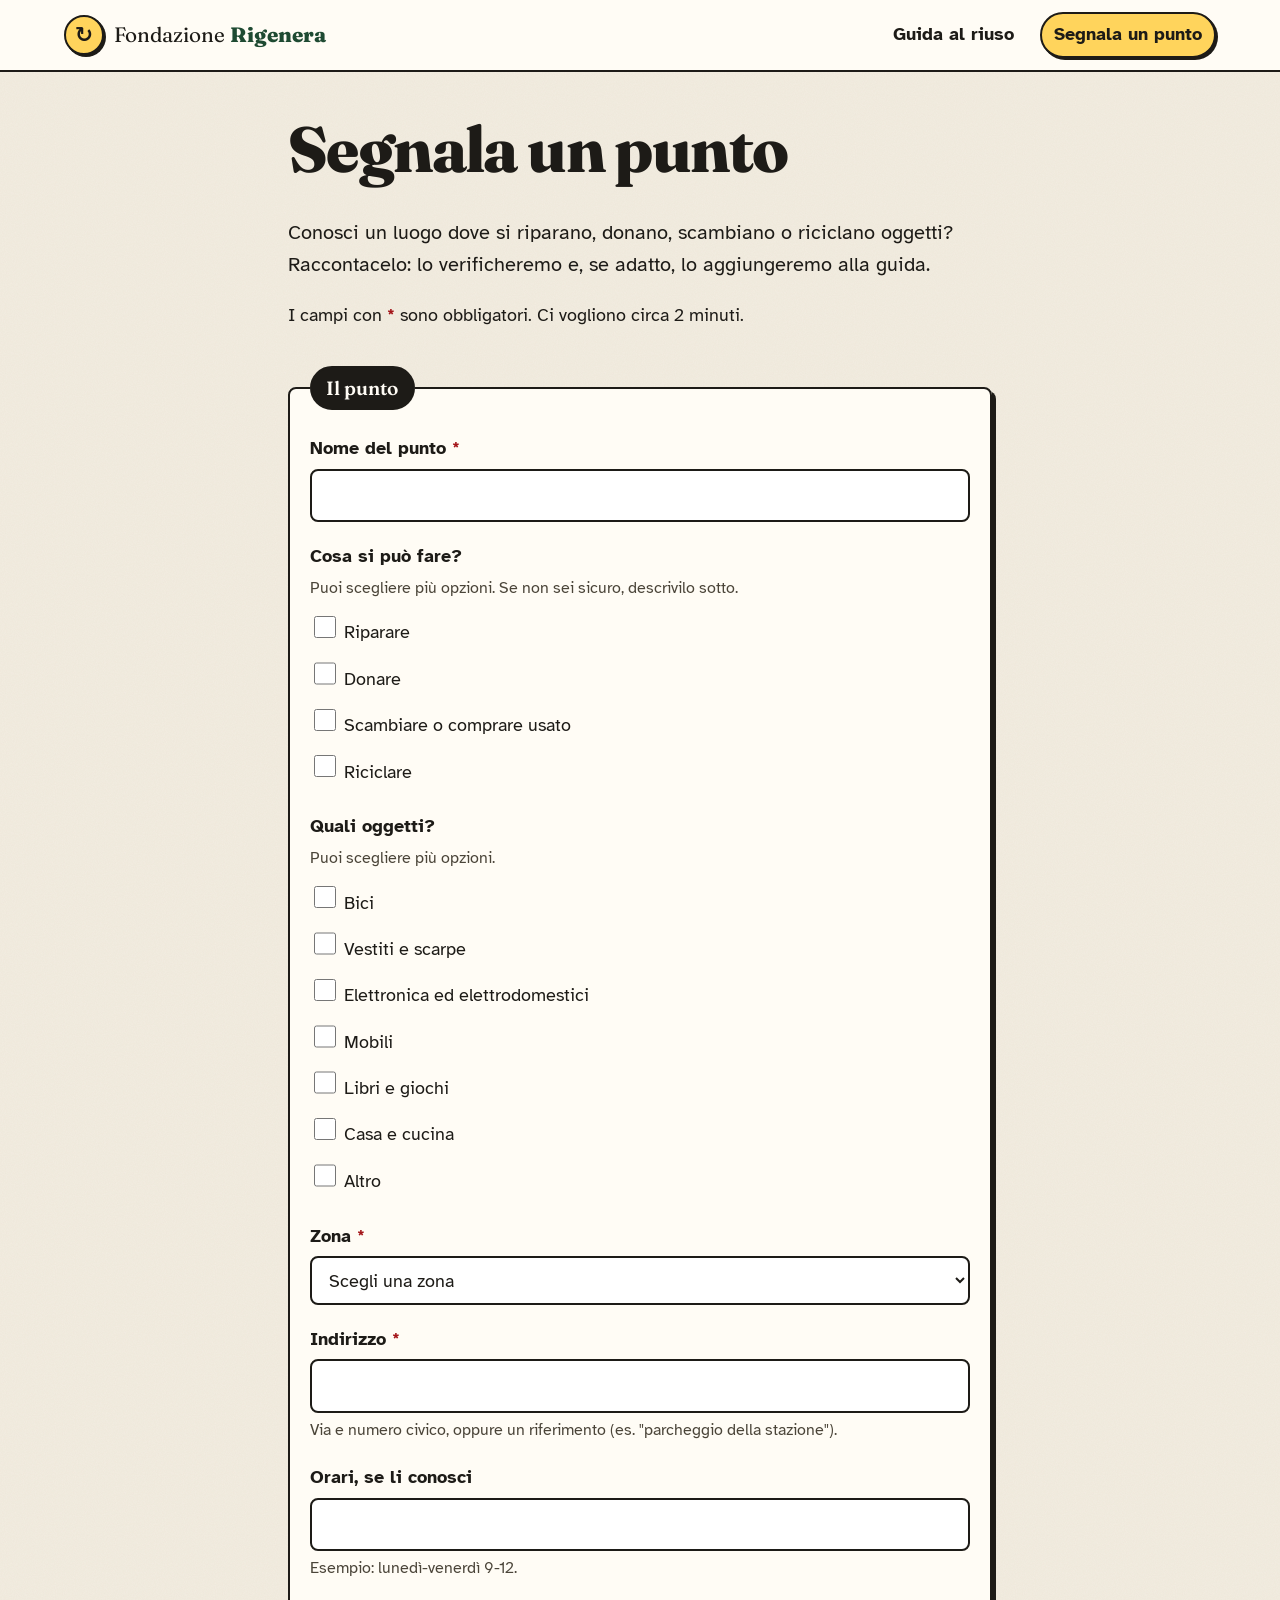
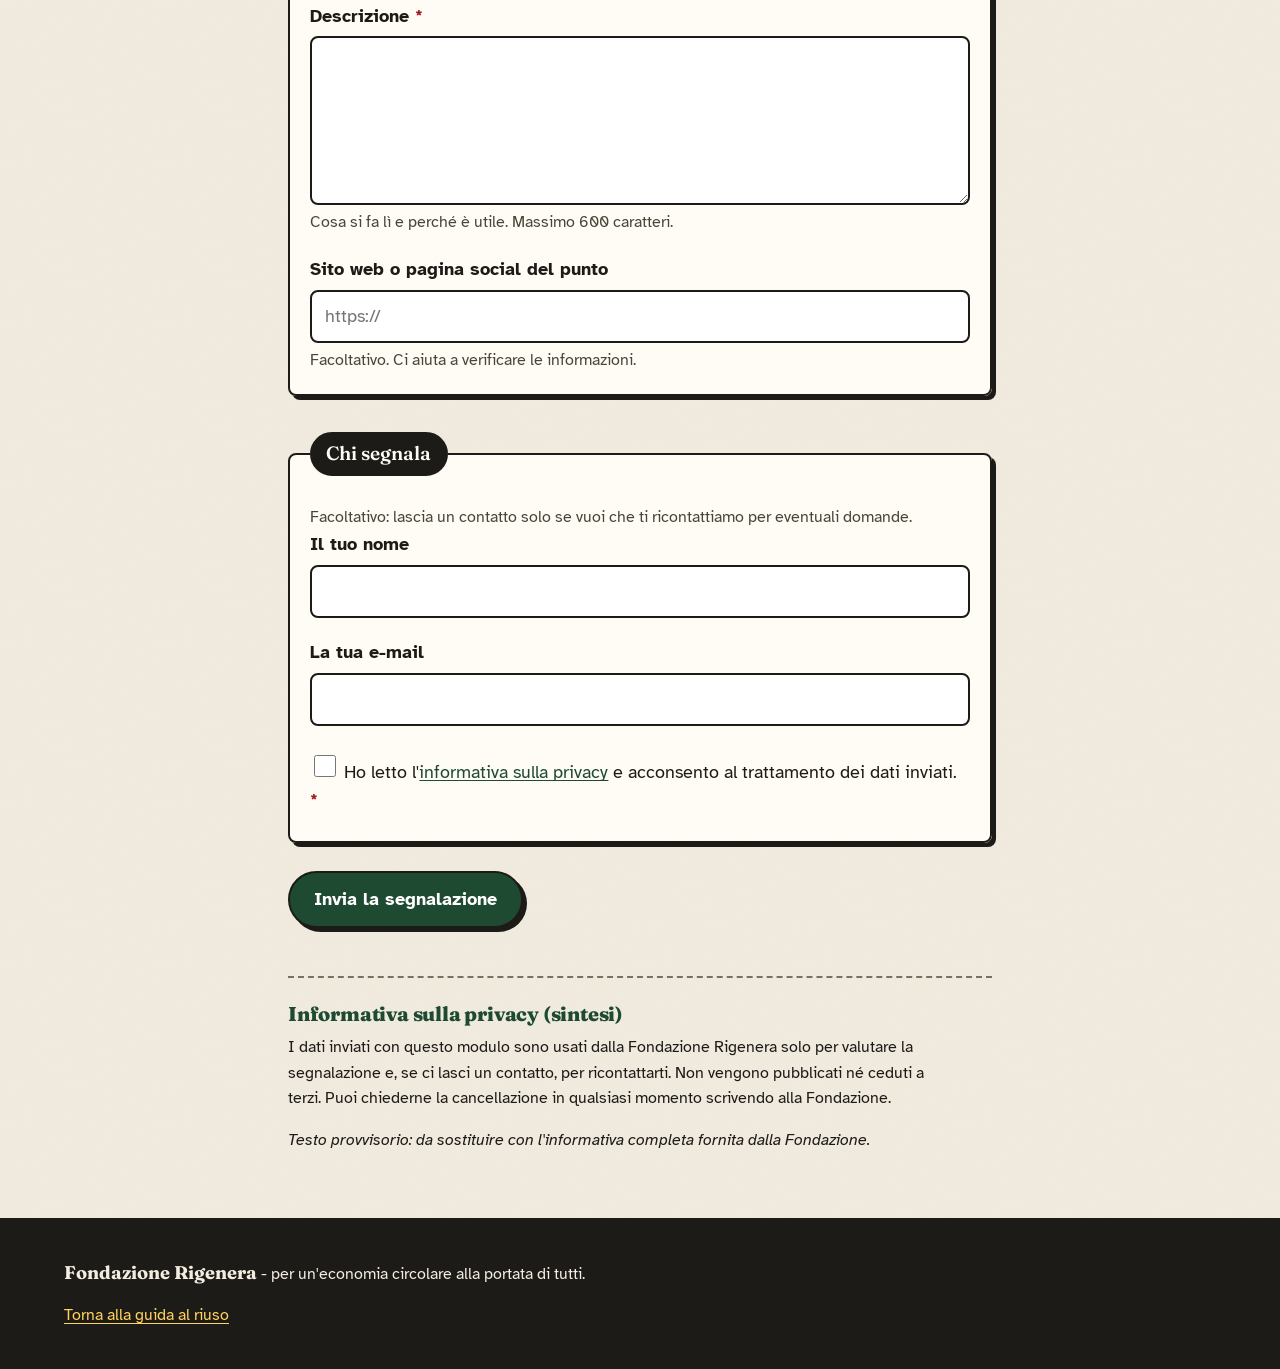
<file: src/pages/segnala.html>
<!DOCTYPE html>
<html lang="it">
<head>
  <meta charset="utf-8">
  <meta name="viewport" content="width=device-width, initial-scale=1">
  <title>Segnala un punto - Guida al riuso - Fondazione Rigenera</title>
  <meta name="description" content="Segnala alla Fondazione Rigenera un nuovo punto dove riparare, donare, scambiare o riciclare oggetti.">
  <!-- Favicon: SVG per i browser moderni, ICO per quelli vecchi, PNG per la schermata Home di iPhone e iPad -->
  <link rel="icon" href="../img/favicon.ico" sizes="16x16 32x32 48x48">
  <link rel="icon" href="../img/favicon.svg" type="image/svg+xml">
  <link rel="apple-touch-icon" href="../img/apple-touch-icon.png">
  <meta name="theme-color" content="#f3ede1">
  <link rel="preconnect" href="https://fonts.googleapis.com">
  <link rel="preconnect" href="https://fonts.gstatic.com" crossorigin>
  <link rel="stylesheet" href="https://fonts.googleapis.com/css2?family=Atkinson+Hyperlegible:ital,wght@0,400;0,700;1,400&family=Fraunces:opsz,wght@9..144,600;9..144,800&display=swap">
  <!-- Lo stile è diviso in file numerati: l'ordine dei link conta -->
  <link rel="stylesheet" href="../css/01-variabili.css">
  <link rel="stylesheet" href="../css/02-base.css">
  <link rel="stylesheet" href="../css/03-testata.css">
  <link rel="stylesheet" href="../css/04-intro.css">
  <link rel="stylesheet" href="../css/05-guida.css">
  <link rel="stylesheet" href="../css/06-filtri.css">
  <link rel="stylesheet" href="../css/07-bottoni.css">
  <link rel="stylesheet" href="../css/08-elenco.css">
  <link rel="stylesheet" href="../css/09-invito.css">
  <link rel="stylesheet" href="../css/10-modulo.css">
  <link rel="stylesheet" href="../css/11-piede.css">
  <link rel="stylesheet" href="../css/12-accessibilita.css">
  <script src="../js/script.js" defer></script>
</head>
<body>
  <a class="salta" href="#contenuto">Vai al modulo</a>

  <header class="testata">
    <div class="contenitore testata__riga">
      <a class="logo" href="index.html" aria-label="Fondazione Rigenera, pagina iniziale">
        <span class="logo__segno" aria-hidden="true">↻</span>
        <span>Fondazione <strong>Rigenera</strong></span>
      </a>
      <nav aria-label="Menu principale">
        <ul class="menu">
          <li><a href="index.html">Guida al riuso</a></li>
          <li><a href="segnala.html" aria-current="page">Segnala un punto</a></li>
        </ul>
      </nav>
    </div>
  </header>

  <main id="contenuto" class="contenitore contenitore--stretto">
    <h1>Segnala un punto</h1>
    <p class="intro__testo">Conosci un luogo dove si riparano, donano, scambiano o riciclano oggetti? Raccontacelo: lo verificheremo e, se adatto, lo aggiungeremo alla guida.</p>
    <p>I campi con <span class="obbligatorio" aria-hidden="true">*</span> sono obbligatori. Ci vogliono circa 2 minuti.</p>

    <!--
      INVIO DEL MODULO
      Il modulo è gestito da script.js: alla conferma il nuovo punto viene salvato
      nel localStorage del browser e compare subito nell'elenco di index.html.
    -->
    <noscript>
      <p class="messaggio messaggio--errore">Per inviare una segnalazione è necessario attivare JavaScript nel browser.</p>
    </noscript>

    <form class="modulo" id="modulo-segnala" method="post">

      <fieldset>
        <legend>Il punto</legend>

        <div class="campo">
          <label for="nome-punto">Nome del punto <span class="obbligatorio" aria-hidden="true">*</span></label>
          <input type="text" id="nome-punto" name="nome_punto" required aria-required="true" autocomplete="organization">
        </div>

        <fieldset class="campo campo--scelte" data-gruppo="azione">
          <legend>Cosa si può fare? <span class="aiuto">Puoi scegliere più opzioni. Se non sei sicuro, descrivilo sotto.</span></legend>
        </fieldset>

        <fieldset class="campo campo--scelte" data-gruppo="categoria">
          <legend>Quali oggetti? <span class="aiuto">Puoi scegliere più opzioni.</span></legend>
        </fieldset>

        <div class="campo">
          <label for="zona">Zona <span class="obbligatorio" aria-hidden="true">*</span></label>
          <select id="zona" name="zona" required aria-required="true" data-gruppo="zona">
            <option value="">Scegli una zona</option>
          </select>
        </div>

        <div class="campo">
          <label for="indirizzo">Indirizzo <span class="obbligatorio" aria-hidden="true">*</span></label>
          <input type="text" id="indirizzo" name="indirizzo" required aria-required="true" autocomplete="street-address" aria-describedby="aiuto-indirizzo">
          <p class="aiuto" id="aiuto-indirizzo">Via e numero civico, oppure un riferimento (es. "parcheggio della stazione").</p>
        </div>

        <div class="campo">
          <label for="orari">Orari, se li conosci</label>
          <input type="text" id="orari" name="orari" aria-describedby="aiuto-orari">
          <p class="aiuto" id="aiuto-orari">Esempio: lunedì-venerdì 9-12.</p>
        </div>

        <div class="campo">
          <label for="descrizione">Descrizione <span class="obbligatorio" aria-hidden="true">*</span></label>
          <textarea id="descrizione" name="descrizione" rows="5" required aria-required="true" maxlength="600" aria-describedby="aiuto-descrizione"></textarea>
          <p class="aiuto" id="aiuto-descrizione">Cosa si fa lì e perché è utile. Massimo 600 caratteri.</p>
        </div>

        <div class="campo">
          <label for="sito">Sito web o pagina social del punto</label>
          <input type="url" id="sito" name="sito" inputmode="url" placeholder="https://" aria-describedby="aiuto-sito">
          <p class="aiuto" id="aiuto-sito">Facoltativo. Ci aiuta a verificare le informazioni.</p>
        </div>
      </fieldset>

      <fieldset>
        <legend>Chi segnala</legend>
        <p class="aiuto">Facoltativo: lascia un contatto solo se vuoi che ti ricontattiamo per eventuali domande.</p>

        <div class="campo">
          <label for="nome">Il tuo nome</label>
          <input type="text" id="nome" name="nome" autocomplete="name">
        </div>

        <div class="campo">
          <label for="email">La tua e-mail</label>
          <input type="email" id="email" name="email" autocomplete="email" inputmode="email">
        </div>

        <div class="campo">
          <label class="scelta">
            <input type="checkbox" name="privacy" value="accetto" required aria-required="true">
            <span>Ho letto l'<a href="#informativa">informativa sulla privacy</a> e acconsento al trattamento dei dati inviati. <span class="obbligatorio" aria-hidden="true">*</span></span>
          </label>
        </div>
      </fieldset>

      <!-- Campo-trappola anti-spam: nascosto alle persone, i bot tendono a compilarlo. -->
      <div class="trappola" aria-hidden="true">
        <label for="website">Non compilare questo campo</label>
        <input type="text" id="website" name="_gotcha" tabindex="-1" autocomplete="off">
      </div>

      <button type="submit" class="bottone">Invia la segnalazione</button>

      <p id="messaggio-modulo" class="messaggio" role="status" tabindex="-1"></p>
    </form>

    <section id="informativa" class="informativa" aria-labelledby="titolo-informativa">
      <h2 id="titolo-informativa">Informativa sulla privacy (sintesi)</h2>
      <p>I dati inviati con questo modulo sono usati dalla Fondazione Rigenera solo per valutare la segnalazione e, se ci lasci un contatto, per ricontattarti. Non vengono pubblicati né ceduti a terzi. Puoi chiederne la cancellazione in qualsiasi momento scrivendo alla Fondazione.</p>
      <p><em>Testo provvisorio: da sostituire con l'informativa completa fornita dalla Fondazione.</em></p>
    </section>
  </main>

  <footer class="piede">
    <div class="contenitore">
      <p><strong>Fondazione Rigenera</strong> - per un'economia circolare alla portata di tutti.</p>
      <p><a href="index.html">Torna alla guida al riuso</a></p>
    </div>
  </footer>
</body>
</html>
</file>
<file: docs/css/01-variabili.css>
/* ==========================================================================
   Fondazione Rigenera - Guida al riuso
   Lo stile è diviso in file numerati, da caricare in quest'ordine
   (l'ordine conta: a parità di selettore vince la regola che viene dopo).
   Mobile first: le regole base valgono per il telefono,
   le media query aggiungono il layout per schermi più grandi.

   Idea grafica: "il cartellino del riuso".
   Carta riciclata, inchiostro, timbri ed evidenziatore: ogni punto della guida
   è un cartellino appeso all'oggetto, come in un'officina o in un mercatino.
   ========================================================================== */

/* ---------- 1. Variabili (colori e misure in un solo posto) ---------- */
:root {
  /* Carta e inchiostro */
  --carta: #f3ede1;          /* sfondo della pagina, color carta riciclata */
  --carta-chiara: #fffcf5;   /* sfondo di schede e pannelli */
  --carta-scura: #e8dfcd;
  --inchiostro: #1d1b17;     /* testo principale: contrasto 14.7:1 su --carta */
  --testo-tenue: #4b4539;    /* contrasto 8.2:1 su --carta */

  --verde-scuro: #1e4a32;    /* colore della Fondazione: contrasto 8.7:1 su --carta */
  --verde: #2d6b47;
  --verde-chiaro: #dcebdc;
  --evidenziatore: #ffd45c;  /* giallo evidenziatore, sempre con testo scuro */

  --bordo: #7a705f;          /* contrasto 4.9:1 su bianco, sufficiente per i controlli */
  --focus: #b35000;          /* anello di focus arancione, diverso dal verde */
  --errore: #a4161a;

  /* Colori delle azioni: testo scuro su fondo chiaro, contrasto ≥ 7:1 */
  --ripara-sfondo: #ffeccc;  --ripara-testo: #6b3e00;
  --dona-sfondo:   #fde2ea;  --dona-testo:   #7a1238;
  --scambia-sfondo:#deeafb;  --scambia-testo:#123f7a;
  --ricicla-sfondo:#d9f0de;  --ricicla-testo:#14532d;

  /* Caratteri: Fraunces per i titoli, Atkinson Hyperlegible per il testo
     (disegnato apposta per chi ha difficoltà visive). Se non si caricano,
     si usano i caratteri di sistema. */
  --font-titoli: "Fraunces", Georgia, "Times New Roman", serif;
  --font-testo: "Atkinson Hyperlegible", system-ui, -apple-system, "Segoe UI", Roboto, Arial, sans-serif;

  --raggio: 0.5rem;
  /* Bordi e ombre hanno variabili proprie: nel tema chiaro sono color inchiostro,
     nel tema scuro (14-tema-scuro.css) si ammorbidiscono per non abbagliare */
  --tratto: var(--inchiostro);
  --ombra-colore: var(--inchiostro);
  --ombra: 4px 4px 0 var(--ombra-colore);       /* ombra "a timbro", netta e senza sfumatura */
  --ombra-alta: 7px 7px 0 var(--ombra-colore);
  --spazio: 1rem;
  --larghezza-max: 74rem;

  color-scheme: light;
}
</file>
<file: docs/css/02-base.css>
/* ---------- 2. Base ---------- */
*,
*::before,
*::after { box-sizing: border-box; }

html {
  /* Le misure in rem rispettano la dimensione del testo scelta dall'utente nel browser. */
  font-size: 100%;
  -webkit-text-size-adjust: 100%;
  scroll-behavior: smooth;
}

body {
  margin: 0;
  font-family: var(--font-testo);
  font-size: 1.125rem;      /* 18px: testo più grande del solito, più leggibile */
  line-height: 1.6;
  color: var(--inchiostro);
  background-color: var(--carta);
  /* Grana leggerissima della carta (disegnata in SVG, nessuna immagine da scaricare) */
  background-image: url("data:image/svg+xml,%3Csvg xmlns='http://www.w3.org/2000/svg' width='160' height='160'%3E%3Cfilter id='g'%3E%3CfeTurbulence type='fractalNoise' baseFrequency='.9' numOctaves='2' stitchTiles='stitch'/%3E%3CfeColorMatrix values='0 0 0 0 0.35 0 0 0 0 0.3 0 0 0 0 0.2 0 0 0 .07 0'/%3E%3C/filter%3E%3Crect width='100%25' height='100%25' filter='url(%23g)'/%3E%3C/svg%3E");
}

h1, h2, h3 {
  font-family: var(--font-titoli);
  font-weight: 800;
  line-height: 1.15;
  letter-spacing: -0.01em;
  color: var(--verde-scuro);
  margin: 0 0 0.5em;
}
h1 { font-size: clamp(2.25rem, 6.5vw, 4rem); letter-spacing: -0.025em; }
h2 { font-size: clamp(1.5rem, 3.5vw, 2rem); }
h3 { font-size: 1.3rem; font-weight: 600; }

p { margin: 0 0 1em; max-width: 65ch; }

a { color: var(--verde-scuro); text-decoration-thickness: 0.08em; text-underline-offset: 0.18em; }
a:hover { text-decoration-thickness: 0.15em; text-decoration-color: var(--focus); }

/* Focus sempre visibile per chi naviga da tastiera */
:focus-visible {
  outline: 3px solid var(--focus);
  outline-offset: 3px;
  border-radius: 4px;
}

img { max-width: 100%; height: auto; }

.contenitore {
  width: 100%;
  max-width: var(--larghezza-max);
  margin-inline: auto;
  padding-inline: var(--spazio);
}
.contenitore--stretto { max-width: 46rem; padding-block: 2.5rem 3rem; }

/* Testo letto solo dai lettori di schermo, invisibile a schermo */
.solo-lettori {
  position: absolute;
  width: 1px;
  height: 1px;
  margin: -1px;
  padding: 0;
  overflow: hidden;
  clip-path: inset(50%);
  white-space: nowrap;
  border: 0;
}

/* Link "salta al contenuto": invisibile finché non riceve il focus con Tab */
.salta {
  position: absolute;
  left: var(--spazio);
  top: -100%;
  z-index: 100;
  padding: 0.75rem 1rem;
  background: var(--inchiostro);
  color: var(--carta-chiara);
  font-weight: 700;
  border-radius: var(--raggio);
}
.salta:focus { top: var(--spazio); }

/* Testo evidenziato con un tratto di evidenziatore un po' storto */
.evidenzia {
  padding-inline: 0.1em;
  background:
    linear-gradient(100deg, transparent 0.2em, var(--evidenziatore) 0.25em, var(--evidenziatore) calc(100% - 0.3em), transparent calc(100% - 0.2em))
    0 85% / 100% 0.45em no-repeat;
  -webkit-box-decoration-break: clone;
  box-decoration-break: clone;
}
</file>
<file: docs/css/03-testata.css>
/* ---------- 3. Testata e navigazione ---------- */
.testata {
  background: var(--carta-chiara);
  border-bottom: 2px solid var(--tratto);
}
.testata__riga {
  display: flex;
  flex-wrap: wrap;
  align-items: center;
  justify-content: space-between;
  gap: 0.5rem 1.5rem;
  padding-block: 0.75rem;
}
.logo {
  display: inline-flex;
  align-items: center;
  gap: 0.6rem;
  font-family: var(--font-titoli);
  font-size: 1.3rem;
  color: var(--inchiostro);
  text-decoration: none;
}
.logo strong { color: var(--verde-scuro); font-weight: 800; }
/* Il segno del logo è un piccolo timbro tondo */
.logo__segno {
  display: inline-grid;
  place-items: center;
  width: 2.5rem;
  height: 2.5rem;
  border-radius: 50%;
  border: 2px solid var(--tratto);
  background: var(--evidenziatore);
  color: var(--inchiostro);
  font-family: var(--font-testo);
  font-size: 1.35rem;
  font-weight: 700;
  box-shadow: 2px 2px 0 var(--ombra-colore);
  transition: transform 0.4s ease;
}
.logo:hover .logo__segno { transform: rotate(-180deg); }

.menu {
  display: flex;
  flex-wrap: wrap;
  gap: 0.25rem 0.75rem;
  margin: 0;
  padding: 0;
  list-style: none;
}
.menu a {
  display: inline-flex;
  align-items: center;
  min-height: 44px;              /* area di tocco comoda */
  padding: 0.4rem 0.75rem;
  border: 2px solid transparent;
  border-radius: 999px;
  color: var(--inchiostro);
  font-weight: 700;
  text-decoration: none;
}
.menu a:hover { border-color: var(--inchiostro); }
/* Pagina attuale: evidenziata (non solo col colore: ha anche bordo e ombra) */
.menu a[aria-current="page"] {
  background: var(--evidenziatore);
  border-color: var(--inchiostro);
  box-shadow: 2px 2px 0 var(--ombra-colore);
}

/* Telefoni: logo e tema sulla prima riga, menu sotto a tutta larghezza.
   Il bottone del tema mostra solo l'icona (il testo resta per i lettori di schermo). */
@media (max-width: 47.99rem) {
  .testata__riga { gap: 0.5rem; padding-block: 0.6rem; }
  .logo { font-size: 1.15rem; }
  .logo__segno { width: 2.25rem; height: 2.25rem; font-size: 1.2rem; }
  .tema { order: 2; justify-content: center; min-width: 44px; padding: 0.4rem; }
  .tema__testo {
    position: absolute; width: 1px; height: 1px; margin: -1px;
    overflow: hidden; clip-path: inset(50%); white-space: nowrap;
  }
  /* Senza testo, la spunta da sola non si capirebbe: col tema scuro attivo
     si vede il sole, cioè "torna al tema chiaro" */
  .testata .tema[aria-pressed="true"] .tema__icona::before { content: "\2600\FE0E"; }
  .testata nav { order: 3; width: 100%; }
  .menu { flex-wrap: nowrap; gap: 0.5rem; }
  .menu li { flex: 1; }
  .menu a { justify-content: center; width: 100%; padding-inline: 0.5rem; font-size: 1rem; }
}
</file>
<file: docs/css/04-intro.css>
/* ---------- 4. Introduzione ---------- */
.intro {
  position: relative;
  padding-block: 2.5rem 3rem;
  margin-bottom: 2rem;
}
/* Linea tratteggiata "da ritagliare" sotto l'introduzione */
.intro::after {
  content: "✂";
  position: absolute;
  left: 0;
  right: 0;
  bottom: 0;
  padding-left: max(var(--spazio), calc((100% - var(--larghezza-max)) / 2 + var(--spazio)));
  border-bottom: 2px dashed var(--bordo);
  color: var(--testo-tenue);
  font-size: 1.25rem;
  line-height: 0;
}
.intro__riga {
  display: grid;
  gap: 1.5rem;
  align-items: center;
}
.intro__occhiello {
  display: inline-block;
  margin-bottom: 1rem;
  padding: 0.2rem 0.75rem;
  border: 2px solid var(--tratto);
  border-radius: 999px;
  background: var(--carta-chiara);
  font-size: 0.9375rem;
  font-weight: 700;
  letter-spacing: 0.08em;
  text-transform: uppercase;
}
.intro h1 { color: var(--inchiostro); max-width: 16ch; }
.intro__testo { font-size: 1.25rem; }

/* Sigillo rotante con le quattro azioni */
.sigillo {
  width: min(9.5rem, 45vw);
  justify-self: center;
  overflow: visible;
}
.sigillo__fondo {
  fill: var(--verde-scuro);
  stroke: var(--tratto);
  stroke-width: 3;
}
.sigillo__linea {
  fill: var(--evidenziatore);
  stroke: var(--tratto);
  stroke-width: 3;
}
.sigillo__testo {
  fill: var(--carta-chiara);
  font-family: var(--font-testo);
  font-size: 15px;
  font-weight: 700;
  letter-spacing: 0.06em;
  text-transform: uppercase;
}
.sigillo__centro {
  fill: var(--inchiostro);
  font-family: var(--font-testo);
  font-size: 64px;
  font-weight: 700;
}
.sigillo__giro {
  transform-origin: 100px 100px;
  animation: gira 40s linear infinite;
}
@keyframes gira { to { transform: rotate(360deg); } }

@media (min-width: 48rem) {
  .intro { padding-block: 4rem 4.5rem; }
  .intro__riga { grid-template-columns: 1fr auto; gap: 3rem; }
  .sigillo { width: 15rem; transform: rotate(-8deg); }
}

/* Telefoni: introduzione più corta, così i filtri e i punti arrivano prima.
   Il sigillo è solo decorativo: sui telefoni si nasconde. */
@media (max-width: 47.99rem) {
  .intro { padding-block: 1.5rem 1.75rem; margin-bottom: 1.5rem; }
  .intro__occhiello { margin-bottom: 0.6rem; font-size: 0.8125rem; }
  .intro h1 { font-size: clamp(1.9rem, 8.5vw, 2.5rem); }
  .intro__testo { font-size: 1.0625rem; margin-bottom: 0; }
  .sigillo { display: none; }
}
</file>
<file: docs/css/05-guida.css>
/* ---------- 5. Layout della guida ---------- */
/* Barra dei filtri in alto, elenco dei punti sotto a tutta larghezza */
.guida {
  display: grid;
  gap: 1.75rem;
  padding-bottom: 4rem;
}
.guida > * { min-width: 0; }

/* Su schermi grandi la barra (una riga sola) resta in vista mentre si scorre l'elenco */
@media (min-width: 62rem) {
  .filtri {
    position: sticky;
    top: 0.75rem;
    z-index: 5;
  }
}
</file>
<file: docs/css/06-filtri.css>
/* ---------- 6. Barra dei filtri ---------- */
/* Ricerca, tre menu a tendina e "Preferiti" a destra.
   Schermi grandi: tutto su una riga. Tablet: ricerca sopra, menu e
   preferiti sotto. Telefoni: griglia 2×2 (vedi la media query). */
.filtri {
  display: grid;
  grid-template-columns: minmax(0, 1fr) auto;
  gap: 0.75rem;
  align-items: end;
  padding: 0.75rem 1rem 1rem;
  background: var(--carta-chiara);
  border: 2px solid var(--tratto);
  border-radius: var(--raggio);
  box-shadow: var(--ombra);
}
.filtri .cerca { grid-column: 1 / -1; }

.filtri__menu {
  display: grid;
  grid-template-columns: repeat(3, minmax(0, 1fr));
  gap: 0.5rem;
}

@media (min-width: 62rem) {
  .filtri { grid-template-columns: minmax(0, 1.1fr) minmax(0, 2fr) auto; gap: 1rem; }
  .filtri .cerca { grid-column: auto; }
}

/* Telefoni: tre menu affiancati sarebbero troppo stretti per leggerli.
   Il contenitore dei menu si "scioglie" (display: contents) in una griglia
   2×2: ricerca a tutta larghezza, poi i tre menu e "Preferiti" in fondo a destra. */
@media (max-width: 47.99rem) {
  .filtri {
    grid-template-columns: repeat(2, minmax(0, 1fr));
    gap: 0.6rem 0.5rem;
  }
  .filtri__menu { display: contents; }
  .chip--preferiti > span { width: 100%; justify-content: center; }
}

/* Etichette piccole sopra ricerca e menu: se lo spazio manca, "…" invece di andare a capo */
.cerca label,
.menu-filtro__etichetta {
  display: block;
  margin-bottom: 0.25rem;
  overflow: hidden;
  font-size: 0.875rem;
  font-weight: 700;
  white-space: nowrap;
  text-overflow: ellipsis;
}

/* ---------- Menu a tendina ---------- */
.menu-filtro { position: relative; }

/* Il bottone mostra la scelta attuale, es. "Riparare (5)" */
.menu-filtro__bottone {
  position: relative;
  display: block;
  width: 100%;
  min-height: 48px;
  padding: 0.55rem 2rem 0.55rem 0.7rem;
  border: 2px solid var(--tratto);
  border-radius: var(--raggio);
  background: var(--carta);
  color: var(--inchiostro);
  font: inherit;
  font-size: 1rem;
  line-height: 1.25;
  text-align: left;
  cursor: pointer;
}
.menu-filtro__valore {
  display: block;
  overflow: hidden;
  white-space: nowrap;
  text-overflow: ellipsis;
}
/* Freccia: un angolo che si gira quando la tendina è aperta */
.menu-filtro__bottone::after {
  content: "";
  position: absolute;
  top: 50%;
  right: 0.85rem;
  width: 0.45rem;
  height: 0.45rem;
  border-right: 2px solid currentColor;
  border-bottom: 2px solid currentColor;
  transform: translateY(-70%) rotate(45deg);
  transition: transform 0.15s;
}
.menu-filtro__bottone[aria-expanded="true"]::after { transform: translateY(-25%) rotate(-135deg); }
.menu-filtro__bottone:hover { border-color: var(--inchiostro); }
.menu-filtro__bottone[aria-expanded="true"] {
  border-color: var(--inchiostro);
  box-shadow: 3px 3px 0 var(--ombra-colore);
}

/* Menu con un filtro scelto (non "Tutti"): passato con l'evidenziatore,
   in grassetto, così si vede a colpo d'occhio cosa sta filtrando */
.menu-filtro--attivo .menu-filtro__bottone {
  background: var(--evidenziatore);
  color: #1d1b17;
  font-weight: 700;
}

/* La tendina: un cartellino con l'elenco delle voci, sopra alle schede */
.tendina {
  position: absolute;
  top: calc(100% + 0.4rem);
  left: 0;
  z-index: 20;
  min-width: 100%;
  width: max-content;
  max-width: min(22rem, calc(100vw - 2rem));
  margin: 0;
  padding: 0;
  overflow: hidden;
  border: 2px solid var(--tratto);
  border-radius: var(--raggio);
  background: var(--carta-chiara);
  box-shadow: var(--ombra);
}
/* Se uscirebbe dallo schermo, tendine.js la sposta a sinistra (style.left) */

/* Le voci: righe separate da un tratteggio, come in uno scontrino.
   Il radio vero copre la riga (invisibile): si sceglie toccando ovunque. */
.opzione {
  position: relative;
  display: block;
}
.opzione + .opzione { border-top: 1px dashed var(--bordo); }
.opzione input {
  position: absolute;
  inset: 0;
  opacity: 0;
  margin: 0;
  cursor: pointer;
}
.opzione__riga {
  display: flex;
  align-items: center;
  gap: 1.25rem;
  min-height: 44px;              /* area di tocco comoda */
  padding: 0.5rem 0.9rem 0.5rem 2rem;
  font-size: 1rem;
  line-height: 1.25;
  cursor: pointer;
}
.opzione__testo { flex: 1; }
.opzione__conteggio {
  color: var(--testo-tenue);
  font-size: 0.9375rem;
  font-variant-numeric: tabular-nums;
}
/* Voce che non troverebbe nulla: resta selezionabile, solo più tenue */
.opzione--vuota .opzione__testo { color: var(--testo-tenue); }

.opzione:hover .opzione__riga { background: var(--carta-scura); }

/* Voce scelta: passata con l'evidenziatore, in grassetto e con la spunta
   (non solo il colore: la spunta la indica anche a chi non distingue i colori) */
.opzione input:checked + .opzione__riga {
  position: relative;
  background: var(--evidenziatore);
  color: #1d1b17;
  font-weight: 700;
}
.opzione input:checked + .opzione__riga::before {
  content: "✓";
  position: absolute;
  left: 0.75rem;
}
.opzione input:checked + .opzione__riga .opzione__testo,
.opzione input:checked + .opzione__riga .opzione__conteggio { color: inherit; }

.opzione input:focus-visible + .opzione__riga {
  outline: 3px solid var(--focus);
  outline-offset: -3px;
}

/* ---------- Pillole ---------- */
/* La casella vera resta nella pagina (raggiungibile da tastiera e lettori
   di schermo) ma è nascosta alla vista: al suo posto si vede la pillola. */
.chip { position: relative; }
.chip input {
  position: absolute;
  inset: 0;
  opacity: 0;
  margin: 0;
  cursor: pointer;
}
.chip > span {
  display: inline-flex;
  align-items: center;
  gap: 0.35rem;
  min-height: 44px;            /* area di tocco minima consigliata */
  padding: 0.5rem 0.9rem;
  border: 2px solid var(--tratto);
  border-radius: 999px;
  background: var(--carta-chiara);
  font-size: 1rem;
  line-height: 1.2;
  cursor: pointer;
  transition: background-color 0.15s, transform 0.15s, box-shadow 0.15s;
}
.chip:hover > span { background: var(--evidenziatore); }

.chip input:checked + span {
  background: var(--inchiostro);
  color: var(--carta-chiara);
  font-weight: 700;
  box-shadow: 2px 2px 0 var(--evidenziatore), 3px 3px 0 1px var(--ombra-colore);
  transform: translate(-1px, -1px);
}
/* Il segno di spunta indica la scelta anche a chi non distingue i colori */
.chip input:checked + span::before { content: "✓"; }

.chip input:focus-visible + span {
  outline: 3px solid var(--focus);
  outline-offset: 3px;
}

/* "Preferiti" accanto alla ricerca: stessa altezza del campo, con un cuore
   che si riempie quando è attivo (come il bottone "Preferito" delle schede) */
.chip--preferiti > span {
  min-height: 48px;
  border-radius: var(--raggio);
  font-weight: 700;
}
.chip__cuore::before {
  content: "♡";
  color: var(--dona-testo);
  font-size: 1.3rem;
  line-height: 1;
}
.chip--preferiti:hover > span { background: var(--carta-scura); color: var(--inchiostro); }
.chip--preferiti input:checked + span {
  background: var(--dona-sfondo);
  color: var(--dona-testo);
  box-shadow: 2px 2px 0 var(--ombra-colore);
}
.chip--preferiti input:checked + span::before { content: none; }
.chip--preferiti input:checked + span .chip__cuore::before { content: "♥"; }
</file>
<file: docs/css/07-bottoni.css>
/* ---------- 7. Bottoni ---------- */
/* Bottoni "a timbro": ombra netta che si schiaccia quando si preme */
.bottone {
  display: inline-flex;
  align-items: center;
  justify-content: center;
  gap: 0.5rem;
  min-height: 48px;
  padding: 0.75rem 1.5rem;
  border: 2px solid var(--tratto);
  border-radius: 999px;
  background: var(--verde-scuro);
  color: #fff;
  font: inherit;
  font-weight: 700;
  text-decoration: none;
  cursor: pointer;
  box-shadow: var(--ombra);
  transition: transform 0.12s, box-shadow 0.12s, background-color 0.15s;
}
.bottone:hover { background: var(--verde); transform: translate(-2px, -2px); box-shadow: 6px 6px 0 var(--ombra-colore); }
.bottone:active { transform: translate(3px, 3px); box-shadow: 1px 1px 0 var(--ombra-colore); }
.bottone--secondario { background: var(--carta-chiara); color: var(--inchiostro); }
.bottone--secondario:hover { background: var(--evidenziatore); }
.filtri .bottone { width: 100%; }
</file>
<file: docs/css/08-elenco.css>
/* ---------- 8. Elenco dei punti ---------- */
.risultati { counter-reset: punti; }
.risultati:focus { outline: none; }

.elenco {
  display: grid;
  grid-template-columns: repeat(auto-fill, minmax(min(100%, 15.5rem), 1fr));
  gap: 1.75rem 1.5rem;
  margin: 0;
  padding: 0;
  list-style: none;
}

.punto { counter-increment: punti; display: flex; }

/* Colore del cartellino: segue la PRIMA azione del punto
   (vale anche per la finestra dei dettagli, vedi 16-dettaglio.css) */
.punto, .dettaglio              { --tinta: var(--verde-chiaro);   --tinta-testo: var(--verde-scuro); }
.punto[data-azione^="ripara"], .dettaglio[data-azione^="ripara"]   { --tinta: var(--ripara-sfondo);  --tinta-testo: var(--ripara-testo); }
.punto[data-azione^="dona"], .dettaglio[data-azione^="dona"]     { --tinta: var(--dona-sfondo);    --tinta-testo: var(--dona-testo); }
.punto[data-azione^="scambia"], .dettaglio[data-azione^="scambia"]  { --tinta: var(--scambia-sfondo); --tinta-testo: var(--scambia-testo); }
.punto[data-azione^="ricicla"], .dettaglio[data-azione^="ricicla"]  { --tinta: var(--ricicla-sfondo); --tinta-testo: var(--ricicla-testo); }

/* La scheda è un cartellino: fascia colorata in alto, foro per il filo, linea tratteggiata */
.scheda {
  position: relative;
  display: flex;
  flex-direction: column;
  width: 100%;
  padding: 0 1.25rem 1.25rem;
  border: 2px solid var(--tratto);
  border-radius: var(--raggio) 1.75rem var(--raggio) var(--raggio);
  background: var(--carta-chiara);
  box-shadow: var(--ombra);
  transition: transform 0.15s, box-shadow 0.15s;
}
.scheda:hover { transform: translate(-3px, -3px) rotate(-0.4deg); box-shadow: var(--ombra-alta); }

.scheda::before {
  content: "";
  display: block;
  height: 2.25rem;
  margin: 0 -1.25rem 1rem;
  border-bottom: 2px solid var(--tratto);
  border-radius: calc(var(--raggio) - 2px) calc(1.75rem - 2px) 0 0;
  background:
    repeating-linear-gradient(-45deg, transparent 0 8px, rgb(0 0 0 / 0.05) 8px 10px),
    var(--tinta);
}
/* Il foro del cartellino */
.scheda::after {
  content: "";
  position: absolute;
  top: 0.8rem;
  right: 1.25rem;
  width: 1.15rem;
  height: 1.15rem;
  border: 2px solid var(--tratto);
  border-radius: 50%;
  background: var(--carta);
  box-shadow: inset 2px 2px 0 rgb(0 0 0 / 0.15);
}

.scheda h3 { margin-bottom: 0.6rem; color: var(--inchiostro); }

/* Il nome è un bottone che apre i dettagli. Il suo ::before si stende su
   tutta la scheda: si può toccare ovunque, ma per tastiera e lettori di
   schermo resta un solo bottone, con il nome del punto come testo. */
.scheda__apri {
  padding: 0;
  border: 0;
  background: none;
  color: inherit;
  font: inherit;
  text-align: left;
  cursor: pointer;
}
.scheda__apri::before {
  content: "";
  position: absolute;
  inset: 0;
  border-radius: inherit;
}
/* L'anello di focus circonda tutta la scheda, non solo il nome */
.scheda__apri:focus-visible { outline: none; }
.scheda__apri:focus-visible::before {
  outline: 3px solid var(--focus);
  outline-offset: 4px;
  border-radius: var(--raggio) 1.75rem var(--raggio) var(--raggio);
}
.scheda:hover .scheda__apri { text-decoration: underline; text-decoration-thickness: 0.08em; text-underline-offset: 0.18em; }

/* Dove si trova, in una riga: "Nord · Via dei Mulini 14" */
.scheda__dove {
  flex-grow: 1;
  margin: 0 0 1rem;
  color: var(--testo-tenue);
  font-size: 1rem;
  line-height: 1.45;
}

.scheda__piede {
  display: flex;
  align-items: center;
  justify-content: space-between;
  gap: 0.75rem;
  padding-top: 0.75rem;
  border-top: 2px dashed var(--bordo);
}
/* "Dettagli →" nel colore dell'azione: è solo un indizio visivo,
   il bottone vero è il nome del punto */
.scheda__dettagli {
  color: var(--tinta-testo);
  font-size: 0.9375rem;
  font-weight: 700;
  letter-spacing: 0.04em;
  text-transform: uppercase;
}
.scheda__freccia { display: inline-block; transition: transform 0.15s; }
.scheda:hover .scheda__freccia { transform: translateX(4px); }

/* I dettagli completi nella scheda servono solo per la stampa */
.solo-stampa { display: none; }

.etichette {
  display: flex;
  flex-wrap: wrap;
  gap: 0.4rem;
  margin: 0 0 0.9rem;
  padding: 0;
  list-style: none;
}
.etichetta {
  padding: 0.15rem 0.6rem;
  border: 1px solid var(--bordo);
  border-radius: 999px;
  background: var(--carta);
  color: var(--testo-tenue);
  font-size: 0.9375rem;
}
/* Le azioni sono "timbri": maiuscolo, bordo doppio, leggermente storti.
   Colore e testo in grassetto: il colore non è l'unica informazione. */
.etichetta--ripara,
.etichetta--dona,
.etichetta--scambia,
.etichetta--ricicla {
  border: 2px solid currentColor;
  border-radius: 0.3rem;
  outline: 1px solid currentColor;
  outline-offset: -5px;
  padding: 0.25rem 0.65rem;
  font-size: 0.8125rem;
  font-weight: 700;
  letter-spacing: 0.08em;
  text-transform: uppercase;
  transform: rotate(-2deg);
}
.etichetta--ripara  { background: var(--ripara-sfondo);  color: var(--ripara-testo); }
.etichetta--dona    { background: var(--dona-sfondo);    color: var(--dona-testo); }
.etichetta--scambia { background: var(--scambia-sfondo); color: var(--scambia-testo); }
.etichetta--ricicla { background: var(--ricicla-sfondo); color: var(--ricicla-testo); }

.scheda__info {
  display: grid;
  gap: 0.35rem;
  margin: 0;
  padding-top: 0.9rem;
  border-top: 2px dashed var(--bordo);
  font-size: 1rem;
}
.scheda__info div { display: grid; grid-template-columns: 6rem 1fr; gap: 0.5rem; }
.scheda__info dt {
  font-size: 0.8125rem;
  font-weight: 700;
  letter-spacing: 0.08em;
  text-transform: uppercase;
  color: var(--testo-tenue);
  padding-top: 0.15rem;
}
.scheda__info dd { margin: 0; }

/* Conteggio e messaggio sotto l'elenco */
.esito {
  display: grid;
  gap: 0.5rem;
  margin-top: 2rem;
  padding: 1.25rem 1.5rem;
  border: 2px dashed var(--tratto);
  border-radius: var(--raggio);
  background: var(--carta-chiara);
}
.esito__conteggio {
  display: flex;
  flex-wrap: wrap;
  align-items: baseline;
  gap: 0.25rem 0.75rem;
  font-weight: 700;
  margin: 0;
}
/* Il numero di punti trovati, grande, su un tratto di evidenziatore */
.esito__conteggio::after {
  content: counter(punti);
  padding: 0 0.3em;
  background: var(--evidenziatore);
  border: 2px solid var(--tratto);
  border-radius: 0.4rem;
  font-family: var(--font-titoli);
  font-size: 2rem;
  line-height: 1.2;
}
.esito p:last-child { margin-bottom: 0; }

/* Filtri: i menu e la logica sono in filtri.js. Le schede che non
   corrispondono ricevono l'attributo hidden. Per aggiungere una nuova
   categoria o zona basta una voce in NOMI_CATEGORIE o NOMI_ZONE:
   il CSS non va toccato. */
.punto[hidden] { display: none; }

/* Titolo dell'elenco con il numero di punti trovati accanto */
.risultati__testa {
  display: flex;
  flex-wrap: wrap;
  align-items: baseline;
  justify-content: space-between;
  gap: 0.25rem 1rem;
  margin-bottom: 1.25rem;
}
.risultati__testa h2 { margin: 0; }
.risultati__conteggio {
  margin: 0;
  padding: 0.1rem 0.7rem;
  border: 2px solid var(--tratto);
  border-radius: 999px;
  background: var(--carta-chiara);
  font-size: 1rem;
  font-weight: 700;
}
.risultati__conteggio[hidden] { display: none; }
.risultati__testa h2 { flex: 1; }

/* "Azzera i filtri": compare accanto al conteggio solo quando serve */
.azzera {
  display: inline-flex;
  align-items: center;
  gap: 0.35rem;
  min-height: 44px;
  padding: 0.25rem 0.9rem;
  border: 2px solid var(--tratto);
  border-radius: 999px;
  background: var(--carta-chiara);
  color: var(--inchiostro);
  font: inherit;
  font-size: 1rem;
  font-weight: 700;
  cursor: pointer;
}
.azzera:hover { background: var(--evidenziatore); color: #1d1b17; }
.azzera[hidden] { display: none; }

@media (max-width: 47.99rem) {
  .guida { gap: 1.5rem; }
  .elenco { gap: 1.25rem; }
  .scheda { padding: 0 1rem 1rem; }
  .scheda::before { height: 2rem; margin: 0 -1rem 0.85rem; }
  .scheda::after { top: 0.45rem; right: 1rem; width: 1rem; height: 1rem; }
  .scheda__info div { grid-template-columns: 5.25rem 1fr; }
}
</file>
<file: docs/css/09-invito.css>
/* ---------- 9. Sezione invito ---------- */
.invito {
  position: relative;
  margin-top: 2rem;
  padding-block: 3.5rem;
  background: var(--verde-scuro);
  color: #fff;
}
/* Bordo superiore a zig-zag, come un foglio strappato */
.invito::before {
  content: "";
  position: absolute;
  left: 0;
  right: 0;
  top: -14px;
  height: 14px;
  background:
    linear-gradient(-45deg, var(--verde-scuro) 10px, transparent 0) 0 0 / 20px 14px repeat-x,
    linear-gradient(45deg, var(--verde-scuro) 10px, transparent 0) 0 0 / 20px 14px repeat-x;
}
.invito .contenitore {
  display: grid;
  gap: 0.25rem;
  justify-items: start;
}
.invito h2 { color: #fff; font-size: clamp(1.75rem, 4.5vw, 2.6rem); max-width: 22ch; }
.invito p { font-size: 1.2rem; }
.invito .bottone {
  background: var(--evidenziatore);
  color: var(--inchiostro);
  border-color: var(--inchiostro);
  box-shadow: 4px 4px 0 var(--ombra-colore);
}
.invito .bottone:hover { background: #fff; }
.invito a:not(.bottone) { color: #fff; }
.invito :focus-visible { outline-color: var(--evidenziatore); }
</file>
<file: docs/css/10-modulo.css>
/* ---------- 10. Modulo di segnalazione ---------- */
.contenitore--stretto > h1 { color: var(--inchiostro); }

/* Ogni sezione del modulo è un cartellino, con il titolo su una linguetta scura */
.modulo fieldset {
  margin: 2.25rem 0 1.75rem;
  padding: 1.5rem 1.25rem 1.25rem;
  border: 2px solid var(--tratto);
  border-radius: var(--raggio);
  background: var(--carta-chiara);
  box-shadow: var(--ombra);
  min-width: 0;
}
.modulo > fieldset > legend {
  padding: 0.3rem 0.9rem;
  border: 2px solid var(--tratto);
  border-radius: 999px;
  background: var(--inchiostro);
  color: var(--carta-chiara);
  font-family: var(--font-titoli);
  font-size: 1.2rem;
  font-weight: 600;
}
.campo { margin-bottom: 1.25rem; }
.campo:last-child { margin-bottom: 0; }
.campo > label { display: block; font-weight: 700; margin-bottom: 0.35rem; }

.campo--scelte {
  margin: 0 0 1.25rem !important;
  border: 0 !important;
  padding: 0 !important;
  background: none !important;
  box-shadow: none !important;
}
.campo--scelte legend { font-weight: 700; margin-bottom: 0.35rem; padding: 0; }
.campo--scelte .aiuto { display: block; font-weight: 400; }

.modulo input[type="text"],
.modulo input[type="email"],
.modulo input[type="url"],
.modulo select,
.modulo textarea {
  display: block;
  width: 100%;
  min-height: 48px;
  padding: 0.65rem 0.8rem;
  border: 2px solid var(--tratto);
  border-radius: var(--raggio);
  background: #fff;
  color: var(--inchiostro);
  font: inherit;
  transition: box-shadow 0.15s;
}
.modulo textarea { resize: vertical; }
.modulo input:focus-visible,
.modulo select:focus-visible,
.modulo textarea:focus-visible {
  border-color: var(--inchiostro);
  box-shadow: 4px 4px 0 var(--evidenziatore);
}

/* Errori mostrati solo dopo che l'utente ha interagito col campo (non all'apertura della pagina) */
.modulo :user-invalid {
  border-color: var(--errore);
  background: #fff5f5;
}

.scelta {
  display: flex;
  align-items: flex-start;
  gap: 0.6rem;
  padding: 0.4rem 0;
  min-height: 44px;
  cursor: pointer;
}
.campo > label.scelta { font-weight: 400; margin-bottom: 0; }
.scelta input {
  flex-shrink: 0;
  width: 1.4rem;
  height: 1.4rem;
  margin-top: 0.15rem;
  accent-color: var(--verde-scuro);
}

.aiuto { margin: 0.3rem 0 0; font-size: 1rem; color: var(--testo-tenue); }
.obbligatorio { color: var(--errore); font-weight: 700; }

.trappola {
  position: absolute;
  left: -9999px;
  width: 1px;
  height: 1px;
  overflow: hidden;
}

/* Messaggio dopo l'invio del modulo (scritto da modulo.js) */
.messaggio:empty { display: none; }
.messaggio {
  margin-top: 1.5rem;
  padding: 1rem 1.25rem;
  border: 2px solid var(--tratto);
  border-radius: var(--raggio);
  background: var(--verde-chiaro);
  box-shadow: var(--ombra);
}
.messaggio--errore {
  border-color: var(--errore);
  background: #fdecec;
  color: var(--errore);
  font-weight: 700;
  box-shadow: 4px 4px 0 var(--errore);
}

.informativa {
  margin-top: 3rem;
  padding-top: 1.5rem;
  border-top: 2px dashed var(--bordo);
  font-size: 1rem;
}
.informativa h2 { font-size: 1.25rem; }
</file>
<file: docs/css/11-piede.css>
/* ---------- 11. Piè di pagina ---------- */
.piede {
  padding-block: 2.5rem;
  background: var(--inchiostro);
  color: var(--carta);
  font-size: 1rem;
}
.piede strong { font-family: var(--font-titoli); font-size: 1.15rem; }
.piede a { color: var(--evidenziatore); }
.piede :focus-visible { outline-color: var(--evidenziatore); }
.piede p:last-child { margin-bottom: 0; }
</file>
<file: docs/css/12-accessibilita.css>
/* ---------- 12. Preferenze di accessibilità del sistema ---------- */

/* Chi ha chiesto meno animazioni non vede movimenti: niente rotazioni né spostamenti */
@media (prefers-reduced-motion: reduce) {
  html { scroll-behavior: auto; }
  *, *::before, *::after { transition: none !important; animation: none !important; }
  .scheda:hover, .bottone:hover, .bottone:active { transform: none; }
}

/* Modalità a contrasto elevato di Windows: si garantiscono bordi visibili */
@media (forced-colors: active) {
  .chip > span, .scheda, .etichetta, .filtri, .bottone, .esito, .modulo fieldset { border: 2px solid CanvasText; }
  .chip input:checked + span { border-width: 4px; }
  .menu-filtro__bottone, .tendina { border: 2px solid CanvasText; }
  .evidenzia { background: none; text-decoration: underline; }
}

/* Stampa: si stampa solo l'elenco, senza filtri né menu */
@media print {
  .salta, .testata nav, .filtri, .invito, .esito, .sigillo, .intro::after { display: none !important; }
  body { font-size: 11pt; background: #fff; }
  .elenco { display: block; }
  .scheda { break-inside: avoid; box-shadow: none; margin-bottom: 0.5rem; transform: none !important; }
  .scheda::after { display: none; }
  .piede { background: none; color: #000; }
}
</file>
<file: docs/css/13-ricerca-preferiti.css>
/* ---------- 13. Ricerca, preferiti e messaggio "nessun risultato" ---------- */

/* Campo di ricerca nella barra dei filtri (l'etichetta è in 06-filtri.css) */
.cerca input {
  display: block;
  width: 100%;
  min-height: 48px;
  padding: 0.65rem 0.8rem;
  border: 2px solid var(--tratto);
  border-radius: var(--raggio);
  background: var(--carta);
  color: var(--inchiostro);
  font: inherit;
}
.cerca input:focus-visible { box-shadow: 4px 4px 0 var(--evidenziatore); }

/* Bottone "♡ Preferito": nella finestra dei dettagli con il testo,
   nella scheda dell'elenco solo il cuore (preferito--compatto) */
.preferito {
  display: inline-flex;
  align-items: center;
  gap: 0.4rem;
  min-height: 44px;             /* area di tocco comoda */
  padding: 0.4rem 0.9rem;
  border: 2px solid var(--tratto);
  border-radius: 999px;
  background: var(--carta-chiara);
  color: var(--inchiostro);
  font: inherit;
  font-size: 1rem;
  font-weight: 700;
  cursor: pointer;
}
.preferito:hover { background: var(--carta-scura); }
/* Sopra il ::before del nome, che copre tutta la scheda */
.preferito--compatto {
  position: relative;
  z-index: 1;
  justify-content: center;
  width: 44px;
  padding: 0;
}
.preferito__icona {
  font-size: 1.3rem;
  line-height: 1;
  color: var(--dona-testo);
}
/* Attivo: cuore pieno, fondo colorato e ombra a timbro (non solo il colore cambia) */
.preferito[aria-pressed="true"] {
  background: var(--dona-sfondo);
  color: var(--dona-testo);
  box-shadow: 2px 2px 0 var(--ombra-colore);
}

/* Messaggio quando ricerca e filtri non trovano nulla */
.vuoto {
  margin: 0 0 1.5rem;
  padding: 1rem 1.25rem;
  border: 2px dashed var(--tratto);
  border-radius: var(--raggio);
  background: var(--carta-chiara);
  font-weight: 700;
}

@media (forced-colors: active) {
  .preferito, .vuoto { border: 2px solid CanvasText; }
  .preferito[aria-pressed="true"] { border-width: 4px; }
}

@media print {
  .scheda__piede, .vuoto { display: none !important; }
}

.cerca input::placeholder { color: var(--testo-tenue); opacity: 1; }
</file>
<file: docs/css/14-tema-scuro.css>
/* ---------- 14. Tema scuro ---------- */
/* Il bottone imposta data-tema="scuro" su <html> (vedi js/tema.js).
   Quasi tutto il sito usa le variabili di 01-variabili.css: basta ridefinirle.
   Le poche regole sotto correggono i punti dove un colore è scritto a mano
   o dove il testo deve restare scuro (per esempio sul giallo evidenziatore).
   Tutto è dentro @media screen: la stampa resta sempre chiara.
   Contrasti del testo verificati: tutti ≥ 7:1, come nel tema chiaro. */

/* Bottone del tema nella testata */
.tema {
  display: inline-flex;
  align-items: center;
  gap: 0.4rem;
  min-height: 44px;
  padding: 0.4rem 0.9rem;
  border: 2px solid var(--tratto);
  border-radius: 999px;
  background: transparent;
  color: var(--inchiostro);
  font: inherit;
  font-size: 1rem;
  font-weight: 700;
  cursor: pointer;
}
.tema[hidden] { display: none; }
.tema:hover { background: var(--carta-scura); }
.tema__icona::before { content: "☾"; }
/* Attivo: colori invertiti e segno di spunta, come la pillola dei preferiti */
.tema[aria-pressed="true"] {
  background: var(--inchiostro);
  color: var(--carta-chiara);
}
.tema[aria-pressed="true"] .tema__icona::before { content: "✓"; }

@media print {
  .tema { display: none !important; }
}

@media screen {
  :root[data-tema="scuro"] {
    /* Cartone scuro e gesso al posto di carta e inchiostro */
    --carta: #1b1915;
    --carta-chiara: #26231d;
    --carta-scura: #36312a;
    --inchiostro: #f1ebdd;        /* 14.8:1 su --carta */
    --testo-tenue: #cfc5b0;       /* 9.2:1 su --carta-chiara */

    --verde-chiaro: #1f3a2a;
    --verde-testo: #9fd8b1;       /* titoli e link: 10.8:1 su --carta */
    --bordo: #9a8f7b;             /* 4.9:1, sufficiente per i controlli */
    /* Bordi meno accesi del testo (5.9:1 sulle schede, i controlli chiedono 3:1)
       e ombre "a timbro" scure: col gesso al posto dell'inchiostro le schede
       sembravano ritagliate da una luce al neon */
    --tratto: #a89d88;
    --ombra-colore: #0b0a08;
    --focus: #ff9a4d;
    --errore: #ff9b94;

    /* Azioni: fondo scuro e testo chiaro, contrasto ≥ 8.9:1 */
    --ripara-sfondo: #4a3210;  --ripara-testo: #ffd9a3;
    --dona-sfondo:   #4d1628;  --dona-testo:   #ffc4d6;
    --scambia-sfondo:#14304f;  --scambia-testo:#c4dcff;
    --ricicla-sfondo:#163f26;  --ricicla-testo:#b8eec8;

    color-scheme: dark;           /* barre di scorrimento e controlli del browser scuri */
  }

  /* :where() non aggiunge specificità: queste regole sostituiscono solo
     quelle "di base" e non quelle più precise già scritte negli altri file. */

  /* Titoli e link: il verde scuro della Fondazione non si legge sul fondo scuro */
  :where([data-tema="scuro"]) :is(h1, h2, h3),
  :where([data-tema="scuro"]) a,
  :where([data-tema="scuro"]) .logo strong { color: var(--verde-testo); }

  /* Sul giallo evidenziatore il testo resta sempre scuro */
  :where([data-tema="scuro"]) .logo__segno,
  :where([data-tema="scuro"]) .menu a[aria-current="page"],
  :where([data-tema="scuro"]) .chip:hover > span,
  :where([data-tema="scuro"]) .bottone--secondario:hover,
  :where([data-tema="scuro"]) .esito__conteggio::after,
  :where([data-tema="scuro"]) .invito .bottone { color: #1d1b17; }

  /* Tratto di evidenziatore nel titolo: ambra scura sotto il testo chiaro */
  :where([data-tema="scuro"]) .evidenzia { --evidenziatore: #7a5a0c; }

  :where([data-tema="scuro"]) .sigillo__testo { fill: var(--inchiostro); }
  :where([data-tema="scuro"]) .sigillo__centro { fill: #1d1b17; }

  /* Campi del modulo: in 10-modulo.css lo sfondo è bianco fisso */
  :where([data-tema="scuro"]) .modulo input[type="text"],
  :where([data-tema="scuro"]) .modulo input[type="email"],
  :where([data-tema="scuro"]) .modulo input[type="url"],
  :where([data-tema="scuro"]) .modulo select,
  :where([data-tema="scuro"]) .modulo textarea { background: var(--carta); }

  /* Caselle del modulo: il verde della Fondazione è troppo scuro sul fondo scuro */
  :where([data-tema="scuro"]) .scelta input { accent-color: var(--verde-testo); }

  /* Bottone del tema attivo: niente pillola color gesso nella testata,
     basta il fondo più chiaro e il segno di spunta */
  :where([data-tema="scuro"]) .tema[aria-pressed="true"] {
    background: var(--carta-scura);
    color: var(--inchiostro);
  }

  :where([data-tema="scuro"]) .modulo :user-invalid,
  :where([data-tema="scuro"]) .modulo [aria-invalid="true"],
  :where([data-tema="scuro"]) .messaggio--errore { background: #3a1416; }

  /* Piè di pagina: nel tema chiaro è scuro, qui resta scuro (non diventa chiaro) */
  :where([data-tema="scuro"]) .piede {
    background: #0f0e0b;
    color: var(--inchiostro);
    border-top: 2px solid var(--bordo);
  }
  :where([data-tema="scuro"]) .piede a { color: var(--evidenziatore); }
}
</file>
<file: docs/css/16-dettaglio.css>
/* ---------- 16. Finestra dei dettagli di un punto ---------- */
/* È un <dialog> aperto con showModal() da dettaglio.js: il browser tiene il
   focus dentro la finestra, la chiude con Esc e rende inerte il resto
   della pagina. Il colore della fascia in alto segue la prima azione del
   punto, come nelle schede (vedi 08-elenco.css). */

.dettaglio {
  width: min(100% - 2rem, 38rem);
  max-height: min(90vh, 48rem);
  padding: 0;                    /* ogni clic dentro cade sul contenuto: un clic sul <dialog> vuol dire "fuori" */
  border: 2px solid var(--tratto);
  border-radius: var(--raggio) 1.75rem var(--raggio) var(--raggio);
  background: var(--carta-chiara);
  color: var(--inchiostro);
  box-shadow: var(--ombra-alta);
  overflow-y: auto;
  overscroll-behavior: contain;
}
.dettaglio[open] { animation: dettaglio-entra 0.2s ease-out; }
@keyframes dettaglio-entra {
  from { opacity: 0; transform: translateY(1.5rem); }
}

.dettaglio::backdrop {
  /* ::backdrop non eredita le variabili in tutti i browser: colore scritto a mano */
  background: rgb(29 27 23 / 0.6);
}

/* Con la finestra aperta la pagina sotto non scorre */
/* (scrollbar-gutter tiene lo spazio della barra: la pagina sotto non si sposta) */
html:has(.dettaglio[open]) { overflow: hidden; scrollbar-gutter: stable; }

/* Fascia colorata del cartellino, con il bottone "Chiudi": resta in vista
   anche quando il contenuto è lungo e scorre */
.dettaglio__testa {
  position: sticky;
  top: 0;
  z-index: 1;
  display: flex;
  justify-content: flex-end;
  padding: 0.6rem 0.75rem;
  border-bottom: 2px solid var(--tratto);
  background:
    repeating-linear-gradient(-45deg, transparent 0 8px, rgb(0 0 0 / 0.05) 8px 10px),
    var(--tinta);
}
.dettaglio__chiudi {
  display: inline-flex;
  align-items: center;
  gap: 0.4rem;
  min-height: 44px;
  padding: 0.4rem 0.9rem;
  border: 2px solid var(--tratto);
  border-radius: 999px;
  background: var(--carta-chiara);
  color: var(--inchiostro);
  font: inherit;
  font-size: 1rem;
  font-weight: 700;
  cursor: pointer;
}
.dettaglio__chiudi:hover { background: var(--carta-scura); }

.dettaglio__corpo { padding: 1.25rem 1.5rem 1.5rem; }
.dettaglio h2 {
  font-size: clamp(1.5rem, 4.5vw, 1.9rem);
  color: var(--inchiostro);
}
/* Il titolo riceve il focus solo da dettaglio.js, per farlo leggere subito:
   non è un controllo, quindi niente anello */
.dettaglio h2:focus { outline: none; }

.dettaglio__descrizione { font-size: 1.125rem; }
.dettaglio .scheda__info { margin-bottom: 1.25rem; }
.dettaglio__azioni {
  display: flex;
  justify-content: flex-end;
}

/* Telefoni: la finestra sale dal basso e occupa tutta la larghezza,
   così il pollice arriva comodo a "Chiudi" e "Preferito" */
@media (max-width: 47.99rem) {
  .dettaglio {
    width: 100%;
    max-width: 100%;
    max-height: 88vh;
    margin: auto 0 0;
    border-width: 2px 0 0;
    border-radius: 1.25rem 1.25rem 0 0;
    box-shadow: none;
  }
  .dettaglio[open] { animation-name: dettaglio-sale; animation-duration: 0.25s; }
  .dettaglio__testa { border-radius: calc(1.25rem - 2px) calc(1.25rem - 2px) 0 0; }
  .dettaglio__corpo { padding: 1rem 1rem 1.5rem; }
  .dettaglio__azioni .preferito { width: 100%; justify-content: center; }
}
@keyframes dettaglio-sale {
  from { transform: translateY(100%); }
}

@media screen {
  :where([data-tema="scuro"]) .dettaglio::backdrop { background: rgb(0 0 0 / 0.7); }
}

@media (forced-colors: active) {
  .dettaglio, .dettaglio__chiudi { border: 2px solid CanvasText; }
}

/* Stampa: niente finestra; i dettagli completi sono già dentro ogni scheda */
@media print {
  .dettaglio { display: none !important; }
  .solo-stampa { display: block; }
  .solo-stampa .etichette { margin-top: 0.5rem; }
}
</file>
<file: src/css/01-variabili.css>
/* ==========================================================================
   Fondazione Rigenera - Guida al riuso
   Lo stile è diviso in file numerati, da caricare in quest'ordine
   (l'ordine conta: a parità di selettore vince la regola che viene dopo).
   Mobile first: le regole base valgono per il telefono,
   le media query aggiungono il layout per schermi più grandi.

   Idea grafica: "il cartellino del riuso".
   Carta riciclata, inchiostro, timbri ed evidenziatore: ogni punto della guida
   è un cartellino appeso all'oggetto, come in un'officina o in un mercatino.
   ========================================================================== */

/* ---------- 1. Variabili (colori e misure in un solo posto) ---------- */
:root {
  /* Carta e inchiostro */
  --carta: #f3ede1;          /* sfondo della pagina, color carta riciclata */
  --carta-chiara: #fffcf5;   /* sfondo di schede e pannelli */
  --carta-scura: #e8dfcd;
  --inchiostro: #1d1b17;     /* testo principale: contrasto 14.7:1 su --carta */
  --testo-tenue: #4b4539;    /* contrasto 8.2:1 su --carta */

  --verde-scuro: #1e4a32;    /* colore della Fondazione: contrasto 8.7:1 su --carta */
  --verde: #2d6b47;
  --verde-chiaro: #dcebdc;
  --evidenziatore: #ffd45c;  /* giallo evidenziatore, sempre con testo scuro */

  --bordo: #7a705f;          /* contrasto 4.9:1 su bianco, sufficiente per i controlli */
  --focus: #b35000;          /* anello di focus arancione, diverso dal verde */
  --errore: #a4161a;

  /* Colori delle azioni: testo scuro su fondo chiaro, contrasto ≥ 7:1 */
  --ripara-sfondo: #ffeccc;  --ripara-testo: #6b3e00;
  --dona-sfondo:   #fde2ea;  --dona-testo:   #7a1238;
  --scambia-sfondo:#deeafb;  --scambia-testo:#123f7a;
  --ricicla-sfondo:#d9f0de;  --ricicla-testo:#14532d;

  /* Caratteri: Fraunces per i titoli, Atkinson Hyperlegible per il testo
     (disegnato apposta per chi ha difficoltà visive). Se non si caricano,
     si usano i caratteri di sistema. */
  --font-titoli: "Fraunces", Georgia, "Times New Roman", serif;
  --font-testo: "Atkinson Hyperlegible", system-ui, -apple-system, "Segoe UI", Roboto, Arial, sans-serif;

  --raggio: 0.5rem;
  --ombra: 4px 4px 0 var(--inchiostro);        /* ombra "a timbro", netta e senza sfumatura */
  --ombra-alta: 7px 7px 0 var(--inchiostro);
  --spazio: 1rem;
  --larghezza-max: 74rem;

  color-scheme: light;
}
</file>
<file: src/css/02-base.css>
/* ---------- 2. Base ---------- */
*,
*::before,
*::after { box-sizing: border-box; }

html {
  /* Le misure in rem rispettano la dimensione del testo scelta dall'utente nel browser. */
  font-size: 100%;
  -webkit-text-size-adjust: 100%;
  scroll-behavior: smooth;
}

body {
  margin: 0;
  font-family: var(--font-testo);
  font-size: 1.125rem;      /* 18px: testo più grande del solito, più leggibile */
  line-height: 1.6;
  color: var(--inchiostro);
  background-color: var(--carta);
  /* Grana leggerissima della carta (disegnata in SVG, nessuna immagine da scaricare) */
  background-image: url("data:image/svg+xml,%3Csvg xmlns='http://www.w3.org/2000/svg' width='160' height='160'%3E%3Cfilter id='g'%3E%3CfeTurbulence type='fractalNoise' baseFrequency='.9' numOctaves='2' stitchTiles='stitch'/%3E%3CfeColorMatrix values='0 0 0 0 0.35 0 0 0 0 0.3 0 0 0 0 0.2 0 0 0 .07 0'/%3E%3C/filter%3E%3Crect width='100%25' height='100%25' filter='url(%23g)'/%3E%3C/svg%3E");
}

h1, h2, h3 {
  font-family: var(--font-titoli);
  font-weight: 800;
  line-height: 1.15;
  letter-spacing: -0.01em;
  color: var(--verde-scuro);
  margin: 0 0 0.5em;
}
h1 { font-size: clamp(2.25rem, 6.5vw, 4rem); letter-spacing: -0.025em; }
h2 { font-size: clamp(1.5rem, 3.5vw, 2rem); }
h3 { font-size: 1.3rem; font-weight: 600; }

p { margin: 0 0 1em; max-width: 65ch; }

a { color: var(--verde-scuro); text-decoration-thickness: 0.08em; text-underline-offset: 0.18em; }
a:hover { text-decoration-thickness: 0.15em; text-decoration-color: var(--focus); }

/* Focus sempre visibile per chi naviga da tastiera */
:focus-visible {
  outline: 3px solid var(--focus);
  outline-offset: 3px;
  border-radius: 4px;
}

img { max-width: 100%; height: auto; }

.contenitore {
  width: 100%;
  max-width: var(--larghezza-max);
  margin-inline: auto;
  padding-inline: var(--spazio);
}
.contenitore--stretto { max-width: 46rem; padding-block: 2.5rem 3rem; }

/* Testo letto solo dai lettori di schermo, invisibile a schermo */
.solo-lettori {
  position: absolute;
  width: 1px;
  height: 1px;
  margin: -1px;
  padding: 0;
  overflow: hidden;
  clip-path: inset(50%);
  white-space: nowrap;
  border: 0;
}

/* Link "salta al contenuto": invisibile finché non riceve il focus con Tab */
.salta {
  position: absolute;
  left: var(--spazio);
  top: -100%;
  z-index: 100;
  padding: 0.75rem 1rem;
  background: var(--inchiostro);
  color: var(--carta-chiara);
  font-weight: 700;
  border-radius: var(--raggio);
}
.salta:focus { top: var(--spazio); }

/* Testo evidenziato con un tratto di evidenziatore un po' storto */
.evidenzia {
  padding-inline: 0.1em;
  background:
    linear-gradient(100deg, transparent 0.2em, var(--evidenziatore) 0.25em, var(--evidenziatore) calc(100% - 0.3em), transparent calc(100% - 0.2em))
    0 85% / 100% 0.45em no-repeat;
  -webkit-box-decoration-break: clone;
  box-decoration-break: clone;
}
</file>
<file: src/css/03-testata.css>
/* ---------- 3. Testata e navigazione ---------- */
.testata {
  background: var(--carta-chiara);
  border-bottom: 2px solid var(--inchiostro);
}
.testata__riga {
  display: flex;
  flex-wrap: wrap;
  align-items: center;
  justify-content: space-between;
  gap: 0.5rem 1.5rem;
  padding-block: 0.75rem;
}
.logo {
  display: inline-flex;
  align-items: center;
  gap: 0.6rem;
  font-family: var(--font-titoli);
  font-size: 1.3rem;
  color: var(--inchiostro);
  text-decoration: none;
}
.logo strong { color: var(--verde-scuro); font-weight: 800; }
/* Il segno del logo è un piccolo timbro tondo */
.logo__segno {
  display: inline-grid;
  place-items: center;
  width: 2.5rem;
  height: 2.5rem;
  border-radius: 50%;
  border: 2px solid var(--inchiostro);
  background: var(--evidenziatore);
  color: var(--inchiostro);
  font-family: var(--font-testo);
  font-size: 1.35rem;
  font-weight: 700;
  box-shadow: 2px 2px 0 var(--inchiostro);
  transition: transform 0.4s ease;
}
.logo:hover .logo__segno { transform: rotate(-180deg); }

.menu {
  display: flex;
  flex-wrap: wrap;
  gap: 0.25rem 0.75rem;
  margin: 0;
  padding: 0;
  list-style: none;
}
.menu a {
  display: inline-flex;
  align-items: center;
  min-height: 44px;              /* area di tocco comoda */
  padding: 0.4rem 0.75rem;
  border: 2px solid transparent;
  border-radius: 999px;
  color: var(--inchiostro);
  font-weight: 700;
  text-decoration: none;
}
.menu a:hover { border-color: var(--inchiostro); }
/* Pagina attuale: evidenziata (non solo col colore: ha anche bordo e ombra) */
.menu a[aria-current="page"] {
  background: var(--evidenziatore);
  border-color: var(--inchiostro);
  box-shadow: 2px 2px 0 var(--inchiostro);
}
</file>
<file: src/css/04-intro.css>
/* ---------- 4. Introduzione ---------- */
.intro {
  position: relative;
  padding-block: 2.5rem 3rem;
  margin-bottom: 2rem;
}
/* Linea tratteggiata "da ritagliare" sotto l'introduzione */
.intro::after {
  content: "✂";
  position: absolute;
  left: 0;
  right: 0;
  bottom: 0;
  padding-left: max(var(--spazio), calc((100% - var(--larghezza-max)) / 2 + var(--spazio)));
  border-bottom: 2px dashed var(--bordo);
  color: var(--testo-tenue);
  font-size: 1.25rem;
  line-height: 0;
}
.intro__riga {
  display: grid;
  gap: 1.5rem;
  align-items: center;
}
.intro__occhiello {
  display: inline-block;
  margin-bottom: 1rem;
  padding: 0.2rem 0.75rem;
  border: 2px solid var(--inchiostro);
  border-radius: 999px;
  background: var(--carta-chiara);
  font-size: 0.9375rem;
  font-weight: 700;
  letter-spacing: 0.08em;
  text-transform: uppercase;
}
.intro h1 { color: var(--inchiostro); max-width: 16ch; }
.intro__testo { font-size: 1.25rem; }

/* Sigillo rotante con le quattro azioni */
.sigillo {
  width: min(9.5rem, 45vw);
  justify-self: center;
  overflow: visible;
}
.sigillo__fondo {
  fill: var(--verde-scuro);
  stroke: var(--inchiostro);
  stroke-width: 3;
}
.sigillo__linea {
  fill: var(--evidenziatore);
  stroke: var(--inchiostro);
  stroke-width: 3;
}
.sigillo__testo {
  fill: var(--carta-chiara);
  font-family: var(--font-testo);
  font-size: 15px;
  font-weight: 700;
  letter-spacing: 0.06em;
  text-transform: uppercase;
}
.sigillo__centro {
  fill: var(--inchiostro);
  font-family: var(--font-testo);
  font-size: 64px;
  font-weight: 700;
}
.sigillo__giro {
  transform-origin: 100px 100px;
  animation: gira 40s linear infinite;
}
@keyframes gira { to { transform: rotate(360deg); } }

@media (min-width: 48rem) {
  .intro { padding-block: 4rem 4.5rem; }
  .intro__riga { grid-template-columns: 1fr auto; gap: 3rem; }
  .sigillo { width: 15rem; transform: rotate(-8deg); }
}
</file>
<file: src/css/05-guida.css>
/* ---------- 5. Layout della guida ---------- */
.guida {
  display: grid;
  gap: 2rem;
  padding-bottom: 4rem;
}

@media (min-width: 62rem) {
  .guida {
    grid-template-columns: 19.5rem 1fr;
    align-items: start;
  }
  /* Su schermi grandi i filtri restano visibili mentre si scorre l'elenco */
  .filtri {
    position: sticky;
    top: 1rem;
    max-height: calc(100vh - 2rem);
    overflow-y: auto;
  }
}
</file>
<file: src/css/06-filtri.css>
/* ---------- 6. Pannello filtri ---------- */
/* Il pannello è come uno scontrino: i tre passi sono separati da una linea tratteggiata */
.filtri {
  counter-reset: passo;
  background: var(--carta-chiara);
  border: 2px solid var(--inchiostro);
  border-radius: var(--raggio);
  padding: 1.25rem;
  box-shadow: var(--ombra);
}
.filtri__titolo { font-size: 1.6rem; color: var(--inchiostro); }

.gruppo {
  border: 0;
  border-top: 2px dashed var(--bordo);
  margin: 0 0 1.25rem;
  padding: 1rem 0 0;
  min-width: 0;
}
.gruppo legend {
  display: flex;
  align-items: center;
  gap: 0.5rem;
  float: left;              /* permette alla legenda di stare dentro il bordo tratteggiato */
  width: 100%;
  font-weight: 700;
  margin-bottom: 0.6rem;
  padding: 0;
}
.gruppo legend + * { clear: both; }
/* Ogni gruppo è numerato: 1 cosa fare, 2 che oggetto, 3 che zona */
.gruppo legend::before {
  counter-increment: passo;
  content: counter(passo);
  display: inline-grid;
  place-items: center;
  flex-shrink: 0;
  width: 1.75rem;
  height: 1.75rem;
  border-radius: 50%;
  background: var(--inchiostro);
  color: var(--carta-chiara);
  font-family: var(--font-titoli);
  font-size: 1rem;
}

.chips {
  display: flex;
  flex-wrap: wrap;
  gap: 0.5rem;
}

/* Il radio vero resta nella pagina (e quindi raggiungibile da tastiera e lettori di schermo),
   ma è nascosto alla vista: al suo posto si vede l'etichetta a forma di "pillola". */
.chip { position: relative; }
.chip input {
  position: absolute;
  inset: 0;
  opacity: 0;
  margin: 0;
  cursor: pointer;
}
.chip span {
  display: inline-flex;
  align-items: center;
  gap: 0.35rem;
  min-height: 44px;            /* area di tocco minima consigliata */
  padding: 0.5rem 0.9rem;
  border: 2px solid var(--inchiostro);
  border-radius: 999px;
  background: var(--carta-chiara);
  font-size: 1rem;
  line-height: 1.2;
  cursor: pointer;
  transition: background-color 0.15s, transform 0.15s, box-shadow 0.15s;
}
.chip:hover span { background: var(--evidenziatore); }

.chip input:checked + span {
  background: var(--inchiostro);
  color: var(--carta-chiara);
  font-weight: 700;
  box-shadow: 2px 2px 0 var(--evidenziatore), 3px 3px 0 1px var(--inchiostro);
  transform: translate(-1px, -1px);
}
/* Il segno di spunta indica la scelta anche a chi non distingue i colori */
.chip input:checked + span::before { content: "✓"; }

/* Numero di punti che la pillola troverebbe, con gli altri filtri attivi */
.chip__conteggio {
  min-width: 1.6em;
  padding: 0 0.35em;
  border: 1.5px solid currentColor;
  border-radius: 999px;
  font-size: 0.85rem;
  font-weight: 700;
  text-align: center;
  color: var(--inchiostro)
}
/* Pillola che non troverebbe nulla: resta selezionabile, ma il bordo tratteggiato
   la distingue senza abbassare il contrasto del testo */
.chip--vuota span { border-style: dashed; }

.chip input:focus-visible + span {
  outline: 3px solid var(--focus);
  outline-offset: 3px;
}
</file>
<file: src/css/07-bottoni.css>
/* ---------- 7. Bottoni ---------- */
/* Bottoni "a timbro": ombra netta che si schiaccia quando si preme */
.bottone {
  display: inline-flex;
  align-items: center;
  justify-content: center;
  gap: 0.5rem;
  min-height: 48px;
  padding: 0.75rem 1.5rem;
  border: 2px solid var(--inchiostro);
  border-radius: 999px;
  background: var(--verde-scuro);
  color: #fff;
  font: inherit;
  font-weight: 700;
  text-decoration: none;
  cursor: pointer;
  box-shadow: var(--ombra);
  transition: transform 0.12s, box-shadow 0.12s, background-color 0.15s;
}
.bottone:hover { background: var(--verde); transform: translate(-2px, -2px); box-shadow: 6px 6px 0 var(--inchiostro); }
.bottone:active { transform: translate(3px, 3px); box-shadow: 1px 1px 0 var(--inchiostro); }
.bottone--secondario { background: var(--carta-chiara); color: var(--inchiostro); }
.bottone--secondario:hover { background: var(--evidenziatore); }
.filtri .bottone { width: 100%; }
</file>
<file: src/css/08-elenco.css>
/* ---------- 8. Elenco dei punti ---------- */
.risultati { counter-reset: punti; }
.risultati:focus { outline: none; }

.elenco {
  display: grid;
  grid-template-columns: repeat(auto-fill, minmax(min(100%, 19rem), 1fr));
  gap: 1.75rem 1.5rem;
  margin: 0;
  padding: 0;
  list-style: none;
}

.punto { counter-increment: punti; display: flex; }

/* Colore del cartellino: segue la PRIMA azione del punto */
.punto                          { --tinta: var(--verde-chiaro);   --tinta-testo: var(--verde-scuro); }
.punto[data-azione^="ripara"]   { --tinta: var(--ripara-sfondo);  --tinta-testo: var(--ripara-testo); }
.punto[data-azione^="dona"]     { --tinta: var(--dona-sfondo);    --tinta-testo: var(--dona-testo); }
.punto[data-azione^="scambia"]  { --tinta: var(--scambia-sfondo); --tinta-testo: var(--scambia-testo); }
.punto[data-azione^="ricicla"]  { --tinta: var(--ricicla-sfondo); --tinta-testo: var(--ricicla-testo); }

/* La scheda è un cartellino: fascia colorata in alto, foro per il filo, linea tratteggiata */
.scheda {
  position: relative;
  display: flex;
  flex-direction: column;
  width: 100%;
  padding: 0 1.25rem 1.25rem;
  border: 2px solid var(--inchiostro);
  border-radius: var(--raggio) 1.75rem var(--raggio) var(--raggio);
  background: var(--carta-chiara);
  box-shadow: var(--ombra);
  transition: transform 0.15s, box-shadow 0.15s;
}
.scheda:hover { transform: translate(-3px, -3px) rotate(-0.4deg); box-shadow: var(--ombra-alta); }

.scheda::before {
  content: "";
  display: block;
  height: 2.75rem;
  margin: 0 -1.25rem 1rem;
  border-bottom: 2px solid var(--inchiostro);
  border-radius: calc(var(--raggio) - 2px) calc(1.75rem - 2px) 0 0;
  background:
    repeating-linear-gradient(-45deg, transparent 0 8px, rgb(0 0 0 / 0.05) 8px 10px),
    var(--tinta);
}
/* Il foro del cartellino */
.scheda::after {
  content: "";
  position: absolute;
  top: 0.8rem;
  right: 1.25rem;
  width: 1.15rem;
  height: 1.15rem;
  border: 2px solid var(--inchiostro);
  border-radius: 50%;
  background: var(--carta);
  box-shadow: inset 2px 2px 0 rgb(0 0 0 / 0.15);
}

.scheda h3 { margin-bottom: 0.6rem; color: var(--inchiostro); }
.scheda__descrizione { flex-grow: 1; }

.etichette {
  display: flex;
  flex-wrap: wrap;
  gap: 0.4rem;
  margin: 0 0 0.9rem;
  padding: 0;
  list-style: none;
}
.etichetta {
  padding: 0.15rem 0.6rem;
  border: 1px solid var(--bordo);
  border-radius: 999px;
  background: var(--carta);
  color: var(--testo-tenue);
  font-size: 0.9375rem;
}
/* Le azioni sono "timbri": maiuscolo, bordo doppio, leggermente storti.
   Colore e testo in grassetto: il colore non è l'unica informazione. */
.etichetta--ripara,
.etichetta--dona,
.etichetta--scambia,
.etichetta--ricicla {
  border: 2px solid currentColor;
  border-radius: 0.3rem;
  outline: 1px solid currentColor;
  outline-offset: -5px;
  padding: 0.25rem 0.65rem;
  font-size: 0.8125rem;
  font-weight: 700;
  letter-spacing: 0.08em;
  text-transform: uppercase;
  transform: rotate(-2deg);
}
.etichetta--ripara  { background: var(--ripara-sfondo);  color: var(--ripara-testo); }
.etichetta--dona    { background: var(--dona-sfondo);    color: var(--dona-testo); }
.etichetta--scambia { background: var(--scambia-sfondo); color: var(--scambia-testo); }
.etichetta--ricicla { background: var(--ricicla-sfondo); color: var(--ricicla-testo); }

.scheda__info {
  display: grid;
  gap: 0.35rem;
  margin: 0;
  padding-top: 0.9rem;
  border-top: 2px dashed var(--bordo);
  font-size: 1rem;
}
.scheda__info div { display: grid; grid-template-columns: 6rem 1fr; gap: 0.5rem; }
.scheda__info dt {
  font-size: 0.8125rem;
  font-weight: 700;
  letter-spacing: 0.08em;
  text-transform: uppercase;
  color: var(--testo-tenue);
  padding-top: 0.15rem;
}
.scheda__info dd { margin: 0; }

/* Conteggio e messaggio sotto l'elenco */
.esito {
  display: grid;
  gap: 0.5rem;
  margin-top: 2rem;
  padding: 1.25rem 1.5rem;
  border: 2px dashed var(--inchiostro);
  border-radius: var(--raggio);
  background: var(--carta-chiara);
}
.esito__conteggio {
  display: flex;
  flex-wrap: wrap;
  align-items: baseline;
  gap: 0.25rem 0.75rem;
  font-weight: 700;
  margin: 0;
}
/* Il numero di punti trovati, grande, su un tratto di evidenziatore */
.esito__conteggio::after {
  content: counter(punti);
  padding: 0 0.3em;
  background: var(--evidenziatore);
  border: 2px solid var(--inchiostro);
  border-radius: 0.4rem;
  font-family: var(--font-titoli);
  font-size: 2rem;
  line-height: 1.2;
}
.esito p:last-child { margin-bottom: 0; }

/* Filtri: le pillole e la logica sono in script.js. Le schede che non
   corrispondono ricevono l'attributo hidden. Per aggiungere una nuova
   categoria o zona basta una voce in NOMI_CATEGORIE o NOMI_ZONE:
   il CSS non va toccato. */
.punto[hidden] { display: none; }
</file>
<file: src/css/09-invito.css>
/* ---------- 9. Sezione invito ---------- */
.invito {
  position: relative;
  margin-top: 2rem;
  padding-block: 3.5rem;
  background: var(--verde-scuro);
  color: #fff;
}
/* Bordo superiore a zig-zag, come un foglio strappato */
.invito::before {
  content: "";
  position: absolute;
  left: 0;
  right: 0;
  top: -14px;
  height: 14px;
  background:
    linear-gradient(-45deg, var(--verde-scuro) 10px, transparent 0) 0 0 / 20px 14px repeat-x,
    linear-gradient(45deg, var(--verde-scuro) 10px, transparent 0) 0 0 / 20px 14px repeat-x;
}
.invito .contenitore {
  display: grid;
  gap: 0.25rem;
  justify-items: start;
}
.invito h2 { color: #fff; font-size: clamp(1.75rem, 4.5vw, 2.6rem); max-width: 22ch; }
.invito p { font-size: 1.2rem; }
.invito .bottone {
  background: var(--evidenziatore);
  color: var(--inchiostro);
  border-color: var(--inchiostro);
  box-shadow: 4px 4px 0 var(--inchiostro);
}
.invito .bottone:hover { background: #fff; }
.invito a:not(.bottone) { color: #fff; }
.invito :focus-visible { outline-color: var(--evidenziatore); }
</file>
<file: src/css/10-modulo.css>
/* ---------- 10. Modulo di segnalazione ---------- */
.contenitore--stretto > h1 { color: var(--inchiostro); }

/* Ogni sezione del modulo è un cartellino, con il titolo su una linguetta scura */
.modulo fieldset {
  margin: 2.25rem 0 1.75rem;
  padding: 1.5rem 1.25rem 1.25rem;
  border: 2px solid var(--inchiostro);
  border-radius: var(--raggio);
  background: var(--carta-chiara);
  box-shadow: var(--ombra);
  min-width: 0;
}
.modulo > fieldset > legend {
  padding: 0.3rem 0.9rem;
  border: 2px solid var(--inchiostro);
  border-radius: 999px;
  background: var(--inchiostro);
  color: var(--carta-chiara);
  font-family: var(--font-titoli);
  font-size: 1.2rem;
  font-weight: 600;
}
.campo { margin-bottom: 1.25rem; }
.campo:last-child { margin-bottom: 0; }
.campo > label { display: block; font-weight: 700; margin-bottom: 0.35rem; }

.campo--scelte {
  margin: 0 0 1.25rem !important;
  border: 0 !important;
  padding: 0 !important;
  background: none !important;
  box-shadow: none !important;
}
.campo--scelte legend { font-weight: 700; margin-bottom: 0.35rem; padding: 0; }
.campo--scelte .aiuto { display: block; font-weight: 400; }

.modulo input[type="text"],
.modulo input[type="email"],
.modulo input[type="url"],
.modulo select,
.modulo textarea {
  display: block;
  width: 100%;
  min-height: 48px;
  padding: 0.65rem 0.8rem;
  border: 2px solid var(--inchiostro);
  border-radius: var(--raggio);
  background: #fff;
  color: var(--inchiostro);
  font: inherit;
  transition: box-shadow 0.15s;
}
.modulo textarea { resize: vertical; }
.modulo input:focus-visible,
.modulo select:focus-visible,
.modulo textarea:focus-visible {
  border-color: var(--inchiostro);
  box-shadow: 4px 4px 0 var(--evidenziatore);
}

/* Errori mostrati solo dopo che l'utente ha interagito col campo (non all'apertura della pagina) */
.modulo :user-invalid {
  border-color: var(--errore);
  background: #fff5f5;
}

.scelta {
  display: flex;
  align-items: flex-start;
  gap: 0.6rem;
  padding: 0.4rem 0;
  min-height: 44px;
  cursor: pointer;
}
.campo > label.scelta { font-weight: 400; margin-bottom: 0; }
.scelta input {
  flex-shrink: 0;
  width: 1.4rem;
  height: 1.4rem;
  margin-top: 0.15rem;
  accent-color: var(--verde-scuro);
}

.aiuto { margin: 0.3rem 0 0; font-size: 1rem; color: var(--testo-tenue); }
.obbligatorio { color: var(--errore); font-weight: 700; }

.trappola {
  position: absolute;
  left: -9999px;
  width: 1px;
  height: 1px;
  overflow: hidden;
}

/* Messaggio dopo l'invio del modulo (scritto da script.js) */
.messaggio:empty { display: none; }
.messaggio {
  margin-top: 1.5rem;
  padding: 1rem 1.25rem;
  border: 2px solid var(--inchiostro);
  border-radius: var(--raggio);
  background: var(--verde-chiaro);
  box-shadow: var(--ombra);
}
.messaggio--errore {
  border-color: var(--errore);
  background: #fdecec;
  color: var(--errore);
  font-weight: 700;
  box-shadow: 4px 4px 0 var(--errore);
}

.informativa {
  margin-top: 3rem;
  padding-top: 1.5rem;
  border-top: 2px dashed var(--bordo);
  font-size: 1rem;
}
.informativa h2 { font-size: 1.25rem; }
</file>
<file: src/css/11-piede.css>
/* ---------- 11. Piè di pagina ---------- */
.piede {
  padding-block: 2.5rem;
  background: var(--inchiostro);
  color: var(--carta);
  font-size: 1rem;
}
.piede strong { font-family: var(--font-titoli); font-size: 1.15rem; }
.piede a { color: var(--evidenziatore); }
.piede :focus-visible { outline-color: var(--evidenziatore); }
.piede p:last-child { margin-bottom: 0; }
</file>
<file: src/css/12-accessibilita.css>
/* ---------- 12. Preferenze di accessibilità del sistema ---------- */

/* Chi ha chiesto meno animazioni non vede movimenti: niente rotazioni né spostamenti */
@media (prefers-reduced-motion: reduce) {
  html { scroll-behavior: auto; }
  *, *::before, *::after { transition: none !important; animation: none !important; }
  .scheda:hover, .bottone:hover, .bottone:active { transform: none; }
}

/* Modalità a contrasto elevato di Windows: si garantiscono bordi visibili */
@media (forced-colors: active) {
  .chip span, .scheda, .etichetta, .filtri, .bottone, .esito, .modulo fieldset { border: 2px solid CanvasText; }
  .chip input:checked + span { border-width: 4px; }
  .evidenzia { background: none; text-decoration: underline; }
}

/* Stampa: si stampa solo l'elenco, senza filtri né menu */
@media print {
  .salta, .testata nav, .filtri, .invito, .esito, .sigillo, .intro::after { display: none !important; }
  body { font-size: 11pt; background: #fff; }
  .elenco { display: block; }
  .scheda { break-inside: avoid; box-shadow: none; margin-bottom: 0.5rem; transform: none !important; }
  .scheda::after { display: none; }
  .piede { background: none; color: #000; }
}
</file>
<file: style.css>
/* ==========================================================================
   Fondazione Rigenera – Guida al riuso
   Foglio di stile unico. Mobile first: le regole base valgono per il telefono,
   le media query aggiungono il layout per schermi più grandi.
   ========================================================================== */

/* ---------- 1. Variabili (colori e misure in un solo posto) ---------- */
:root {
  --verde-scuro: #1d4d2f;   /* contrasto 9.6:1 su bianco */
  --verde: #2e7d4f;
  --verde-chiaro: #e6f2ea;
  --testo: #1b1f1c;         /* contrasto 16:1 su bianco */
  --testo-tenue: #4a524d;   /* contrasto 7.9:1 su bianco */
  --sfondo: #ffffff;
  --sfondo-alt: #f5f7f4;
  --bordo: #8a958d;         /* contrasto 3.1:1, sufficiente per bordi di controlli */
  --focus: #b35c00;         /* anello di focus ben visibile, diverso dal verde */
  --errore: #a4161a;

  /* Colori delle azioni: testo scuro su fondo chiaro, contrasto ≥ 7:1 */
  --ripara-sfondo: #fff1d6;  --ripara-testo: #6b3e00;
  --dona-sfondo:   #fde4ec;  --dona-testo:   #7a1238;
  --scambia-sfondo:#e1ecfb;  --scambia-testo:#123f7a;
  --ricicla-sfondo:#dff3e4;  --ricicla-testo:#14532d;

  --raggio: 0.75rem;
  --spazio: 1rem;
  --larghezza-max: 72rem;

  color-scheme: light;
}

/* ---------- 2. Base ---------- */
*,
*::before,
*::after { box-sizing: border-box; }

html {
  /* Le misure in rem rispettano la dimensione del testo scelta dall'utente nel browser. */
  font-size: 100%;
  -webkit-text-size-adjust: 100%;
  scroll-behavior: smooth;
}

body {
  margin: 0;
  font-family: system-ui, -apple-system, "Segoe UI", Roboto, "Helvetica Neue", Arial, sans-serif;
  font-size: 1.125rem;      /* 18px: testo più grande del solito, più leggibile */
  line-height: 1.6;
  color: var(--testo);
  background: var(--sfondo);
}

h1, h2, h3 { line-height: 1.25; color: var(--verde-scuro); margin: 0 0 0.5em; }
h1 { font-size: clamp(1.875rem, 5vw, 2.75rem); }
h2 { font-size: clamp(1.375rem, 3.5vw, 1.75rem); }
h3 { font-size: 1.25rem; }

p { margin: 0 0 1em; max-width: 65ch; }

a { color: var(--verde-scuro); text-decoration-thickness: 0.08em; text-underline-offset: 0.18em; }
a:hover { text-decoration-thickness: 0.15em; }

/* Focus sempre visibile per chi naviga da tastiera */
:focus-visible {
  outline: 3px solid var(--focus);
  outline-offset: 3px;
  border-radius: 4px;
}

img { max-width: 100%; height: auto; }

.contenitore {
  width: 100%;
  max-width: var(--larghezza-max);
  margin-inline: auto;
  padding-inline: var(--spazio);
}
.contenitore--stretto { max-width: 46rem; padding-block: 2rem 3rem; }

/* Link "salta al contenuto": invisibile finché non riceve il focus con Tab */
.salta {
  position: absolute;
  left: var(--spazio);
  top: -100%;
  z-index: 100;
  padding: 0.75rem 1rem;
  background: var(--verde-scuro);
  color: #fff;
  font-weight: 700;
  border-radius: var(--raggio);
}
.salta:focus { top: var(--spazio); }

/* ---------- 3. Testata e navigazione ---------- */
.testata {
  background: var(--sfondo);
  border-bottom: 1px solid #d6ddd8;
}
.testata__riga {
  display: flex;
  flex-wrap: wrap;
  align-items: center;
  justify-content: space-between;
  gap: 0.5rem 1.5rem;
  padding-block: 0.75rem;
}
.logo {
  display: inline-flex;
  align-items: center;
  gap: 0.5rem;
  font-size: 1.25rem;
  color: var(--verde-scuro);
  text-decoration: none;
}
.logo__segno {
  display: inline-grid;
  place-items: center;
  width: 2.25rem;
  height: 2.25rem;
  border-radius: 50%;
  background: var(--verde-scuro);
  color: #fff;
  font-size: 1.25rem;
  font-weight: 700;
}
.menu {
  display: flex;
  flex-wrap: wrap;
  gap: 0.25rem 1rem;
  margin: 0;
  padding: 0;
  list-style: none;
}
.menu a {
  display: inline-block;
  padding: 0.5rem 0.25rem;      /* area di tocco comoda */
  min-height: 44px;
  font-weight: 600;
  text-decoration: none;
}
.menu a:hover { text-decoration: underline; }
.menu a[aria-current="page"] {
  text-decoration: underline;
  text-decoration-thickness: 0.15em;
}

/* ---------- 4. Introduzione ---------- */
.intro {
  background: var(--verde-chiaro);
  padding-block: 2rem;
  margin-bottom: 1.5rem;
}
.intro__testo { font-size: 1.25rem; }

/* ---------- 5. Layout della guida ---------- */
.guida {
  display: grid;
  gap: 1.5rem;
  padding-bottom: 3rem;
}

@media (min-width: 62rem) {
  .guida {
    grid-template-columns: 19rem 1fr;
    align-items: start;
  }
  /* Su schermi grandi i filtri restano visibili mentre si scorre l'elenco */
  .filtri {
    position: sticky;
    top: 1rem;
    max-height: calc(100vh - 2rem);
    overflow-y: auto;
  }
}

/* ---------- 6. Pannello filtri ---------- */
.filtri {
  background: var(--sfondo-alt);
  border: 1px solid #d6ddd8;
  border-radius: var(--raggio);
  padding: 1.25rem;
}
.filtri__titolo { font-size: 1.375rem; }

.gruppo {
  border: 0;
  margin: 0 0 1.25rem;
  padding: 0;
  min-width: 0;
}
.gruppo legend {
  font-weight: 700;
  margin-bottom: 0.5rem;
  padding: 0;
}

.chips {
  display: flex;
  flex-wrap: wrap;
  gap: 0.5rem;
}

/* Il radio vero resta nella pagina (e quindi raggiungibile da tastiera e lettori di schermo),
   ma è nascosto alla vista: al suo posto si vede l'etichetta a forma di "pillola". */
.chip { position: relative; }
.chip input {
  position: absolute;
  inset: 0;
  opacity: 0;
  margin: 0;
  cursor: pointer;
}
.chip span {
  display: inline-flex;
  align-items: center;
  gap: 0.35rem;
  min-height: 44px;            /* area di tocco minima consigliata */
  padding: 0.5rem 0.9rem;
  border: 2px solid var(--bordo);
  border-radius: 999px;
  background: var(--sfondo);
  font-size: 1rem;
  line-height: 1.2;
  cursor: pointer;
}
.chip:hover span { border-color: var(--verde-scuro); }

.chip input:checked + span {
  background: var(--verde-scuro);
  border-color: var(--verde-scuro);
  color: #fff;
  font-weight: 700;
}
/* Il segno di spunta indica la scelta anche a chi non distingue i colori */
.chip input:checked + span::before { content: "✓"; }

.chip input:focus-visible + span {
  outline: 3px solid var(--focus);
  outline-offset: 3px;
}

/* ---------- 7. Bottoni ---------- */
.bottone {
  display: inline-flex;
  align-items: center;
  justify-content: center;
  min-height: 48px;
  padding: 0.75rem 1.5rem;
  border: 2px solid var(--verde-scuro);
  border-radius: var(--raggio);
  background: var(--verde-scuro);
  color: #fff;
  font: inherit;
  font-weight: 700;
  text-decoration: none;
  cursor: pointer;
}
.bottone:hover { background: var(--verde); border-color: var(--verde); }
.bottone--secondario { background: var(--sfondo); color: var(--verde-scuro); }
.bottone--secondario:hover { background: var(--verde-chiaro); border-color: var(--verde-scuro); }

/* ---------- 8. Elenco dei punti ---------- */
.risultati { counter-reset: punti; }
.risultati:focus { outline: none; }

.elenco {
  display: grid;
  grid-template-columns: repeat(auto-fill, minmax(min(100%, 19rem), 1fr));
  gap: 1rem;
  margin: 0;
  padding: 0;
  list-style: none;
}

.punto { counter-increment: punti; display: flex; }

.scheda {
  display: flex;
  flex-direction: column;
  width: 100%;
  padding: 1.25rem;
  border: 1px solid #c9d2cc;
  border-radius: var(--raggio);
  background: var(--sfondo);
  box-shadow: 0 1px 2px rgb(0 0 0 / 0.06);
}
.scheda h3 { margin-bottom: 0.6rem; }
.scheda__descrizione { flex-grow: 1; }

.etichette {
  display: flex;
  flex-wrap: wrap;
  gap: 0.35rem;
  margin: 0 0 0.9rem;
  padding: 0;
  list-style: none;
}
.etichetta {
  padding: 0.15rem 0.6rem;
  border: 1px solid #c9d2cc;
  border-radius: 999px;
  background: var(--sfondo-alt);
  color: var(--testo-tenue);
  font-size: 0.9375rem;
}
/* Le etichette delle azioni hanno colore e testo in grassetto: il colore non è l'unica informazione */
.etichetta--ripara  { background: var(--ripara-sfondo);  color: var(--ripara-testo);  border-color: currentColor; font-weight: 700; }
.etichetta--dona    { background: var(--dona-sfondo);    color: var(--dona-testo);    border-color: currentColor; font-weight: 700; }
.etichetta--scambia { background: var(--scambia-sfondo); color: var(--scambia-testo); border-color: currentColor; font-weight: 700; }
.etichetta--ricicla { background: var(--ricicla-sfondo); color: var(--ricicla-testo); border-color: currentColor; font-weight: 700; }

.scheda__info {
  display: grid;
  gap: 0.35rem;
  margin: 0;
  padding-top: 0.9rem;
  border-top: 1px solid #dfe5e1;
  font-size: 1rem;
}
.scheda__info div { display: grid; grid-template-columns: 6rem 1fr; gap: 0.5rem; }
.scheda__info dt { font-weight: 700; color: var(--testo-tenue); }
.scheda__info dd { margin: 0; }

/* Conteggio e messaggio sotto l'elenco */
.esito {
  margin-top: 1.5rem;
  padding: 1rem 1.25rem;
  border-left: 4px solid var(--verde);
  background: var(--sfondo-alt);
  border-radius: 0 var(--raggio) var(--raggio) 0;
}
.esito__conteggio { font-weight: 700; margin-bottom: 0.5rem; }
.esito__conteggio::after { content: counter(punti); }
.esito p:last-child { margin-bottom: 0; }

/* ==========================================================================
   9. FILTRI – la logica di ricerca, scritta solo in CSS
   --------------------------------------------------------------------------
   Il selettore :has() controlla quale scelta è attiva nel modulo dei filtri
   e nasconde le schede che NON contengono quel valore nel loro attributo data-.
   L'operatore ~= cerca una parola dentro un elenco separato da spazi,
   per questo un punto può avere più azioni o categorie.

   I tre gruppi si combinano da soli: una scheda resta visibile solo se
   supera tutti i filtri attivi.

   Per aggiungere una NUOVA categoria/zona:
     1. aggiungere la pillola in index.html (id="cat-nuova");
     2. copiare qui una riga cambiando il nome in entrambi i punti.
   Per aggiungere un nuovo PUNTO non serve toccare questo file.

   Se un browser molto vecchio non supporta :has(), queste regole vengono
   ignorate e si vedono semplicemente tutti i punti: la guida resta usabile.
   ========================================================================== */

/* Azione */
.guida:has(#az-ripara:checked)  .punto:not([data-azione~="ripara"])  { display: none; }
.guida:has(#az-dona:checked)    .punto:not([data-azione~="dona"])    { display: none; }
.guida:has(#az-scambia:checked) .punto:not([data-azione~="scambia"]) { display: none; }
.guida:has(#az-ricicla:checked) .punto:not([data-azione~="ricicla"]) { display: none; }

/* Categoria di oggetti */
.guida:has(#cat-bici:checked)          .punto:not([data-categoria~="bici"])          { display: none; }
.guida:has(#cat-abbigliamento:checked) .punto:not([data-categoria~="abbigliamento"]) { display: none; }
.guida:has(#cat-elettronica:checked)   .punto:not([data-categoria~="elettronica"])   { display: none; }
.guida:has(#cat-mobili:checked)        .punto:not([data-categoria~="mobili"])        { display: none; }
.guida:has(#cat-libri:checked)         .punto:not([data-categoria~="libri"])         { display: none; }
.guida:has(#cat-casa:checked)          .punto:not([data-categoria~="casa"])          { display: none; }

/* Zona */
.guida:has(#zona-centro:checked) .punto:not([data-zona~="centro"]) { display: none; }
.guida:has(#zona-nord:checked)   .punto:not([data-zona~="nord"])   { display: none; }
.guida:has(#zona-sud:checked)    .punto:not([data-zona~="sud"])    { display: none; }
.guida:has(#zona-est:checked)    .punto:not([data-zona~="est"])    { display: none; }
.guida:has(#zona-ovest:checked)  .punto:not([data-zona~="ovest"])  { display: none; }

/* ---------- 10. Sezione invito ---------- */
.invito {
  background: var(--verde-scuro);
  color: #fff;
  padding-block: 2.5rem;
}
.invito h2 { color: #fff; }
.invito .bottone { background: #fff; color: var(--verde-scuro); border-color: #fff; }
.invito .bottone:hover { background: var(--verde-chiaro); }
.invito :focus-visible { outline-color: #ffd28a; }

/* ---------- 11. Modulo di segnalazione ---------- */
.modulo fieldset {
  margin: 0 0 1.5rem;
  padding: 1.25rem;
  border: 1px solid #c9d2cc;
  border-radius: var(--raggio);
  min-width: 0;
}
.modulo > fieldset > legend {
  padding: 0 0.4rem;
  font-size: 1.25rem;
  font-weight: 700;
  color: var(--verde-scuro);
}
.campo { margin-bottom: 1.25rem; }
.campo:last-child { margin-bottom: 0; }
.campo > label { display: block; font-weight: 700; margin-bottom: 0.35rem; }

.campo--scelte {
  border: 0 !important;
  padding: 0 !important;
}
.campo--scelte legend { font-weight: 700; margin-bottom: 0.35rem; padding: 0; }
.campo--scelte .aiuto { display: block; font-weight: 400; }

.modulo input[type="text"],
.modulo input[type="email"],
.modulo input[type="url"],
.modulo select,
.modulo textarea {
  display: block;
  width: 100%;
  min-height: 48px;
  padding: 0.65rem 0.8rem;
  border: 2px solid var(--bordo);
  border-radius: 0.5rem;
  background: var(--sfondo);
  color: var(--testo);
  font: inherit;
}
.modulo textarea { resize: vertical; }
.modulo input:focus-visible,
.modulo select:focus-visible,
.modulo textarea:focus-visible { border-color: var(--verde-scuro); }

/* Errori mostrati solo dopo che l'utente ha interagito col campo (non all'apertura della pagina) */
.modulo :user-invalid {
  border-color: var(--errore);
  background: #fff5f5;
}

.scelta {
  display: flex;
  align-items: flex-start;
  gap: 0.6rem;
  padding: 0.4rem 0;
  min-height: 44px;
  cursor: pointer;
}
.campo > label.scelta { font-weight: 400; margin-bottom: 0; }
.scelta input {
  flex-shrink: 0;
  width: 1.4rem;
  height: 1.4rem;
  margin-top: 0.15rem;
  accent-color: var(--verde-scuro);
}

.aiuto { margin: 0.3rem 0 0; font-size: 1rem; color: var(--testo-tenue); }
.obbligatorio { color: var(--errore); font-weight: 700; }

.trappola {
  position: absolute;
  left: -9999px;
  width: 1px;
  height: 1px;
  overflow: hidden;
}

.informativa {
  margin-top: 3rem;
  padding-top: 1.5rem;
  border-top: 1px solid #c9d2cc;
  font-size: 1rem;
}
.informativa h2 { font-size: 1.25rem; }

/* ---------- 12. Piè di pagina ---------- */
.piede {
  padding-block: 2rem;
  background: var(--sfondo-alt);
  border-top: 1px solid #d6ddd8;
  font-size: 1rem;
}

/* ---------- 13. Preferenze di accessibilità del sistema ---------- */

/* Chi ha chiesto meno animazioni non vede lo scorrimento animato */
@media (prefers-reduced-motion: reduce) {
  html { scroll-behavior: auto; }
  *, *::before, *::after { transition: none !important; animation: none !important; }
}

/* Modalità a contrasto elevato di Windows: si garantiscono bordi visibili */
@media (forced-colors: active) {
  .chip span, .scheda, .etichetta, .filtri, .bottone { border: 2px solid CanvasText; }
  .chip input:checked + span { border-width: 4px; }
}

/* Stampa: si stampa solo l'elenco, senza filtri né menu */
@media print {
  .salta, .testata nav, .filtri, .invito, .esito { display: none !important; }
  body { font-size: 11pt; }
  .elenco { display: block; }
  .scheda { break-inside: avoid; box-shadow: none; margin-bottom: 0.5rem; }
}
</file>
<file: docs/css/15-validazione.css>
/* ---------- 15. Validazione del modulo ---------- */
/* Usa var(--errore): il colore cambia da solo anche nel tema scuro */
.errore-campo {
    margin: 0.35rem 0 0;
    font-weight: 700;
    color: var(--errore);
}
.errore-campo::before {
    content: "⚠ ";
}
/* Stessa specificità delle regole di 10-modulo.css (es. .modulo input[type="text"]):
   questo file viene dopo, quindi il bordo rosso vince */
.modulo :is(input, select, textarea)[aria-invalid="true"] {
    border-color: var(--errore);
}
</file>
